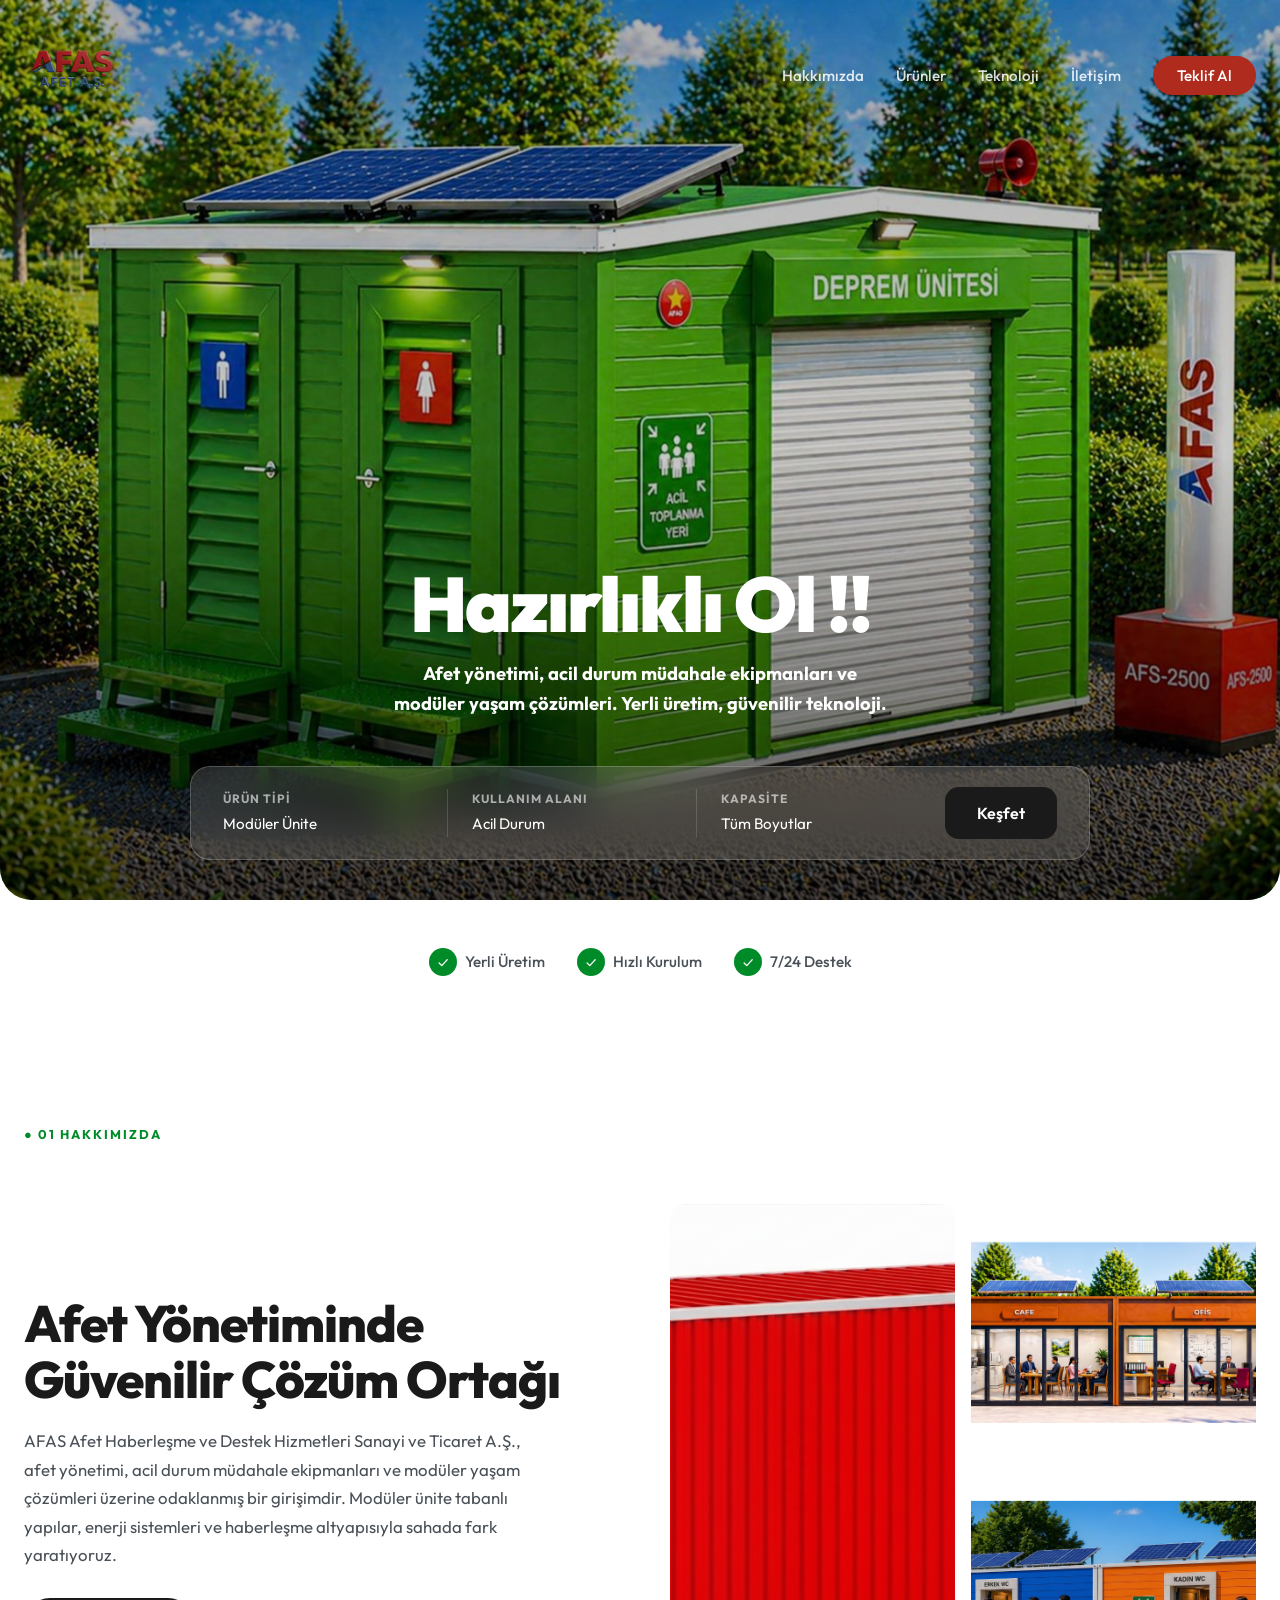
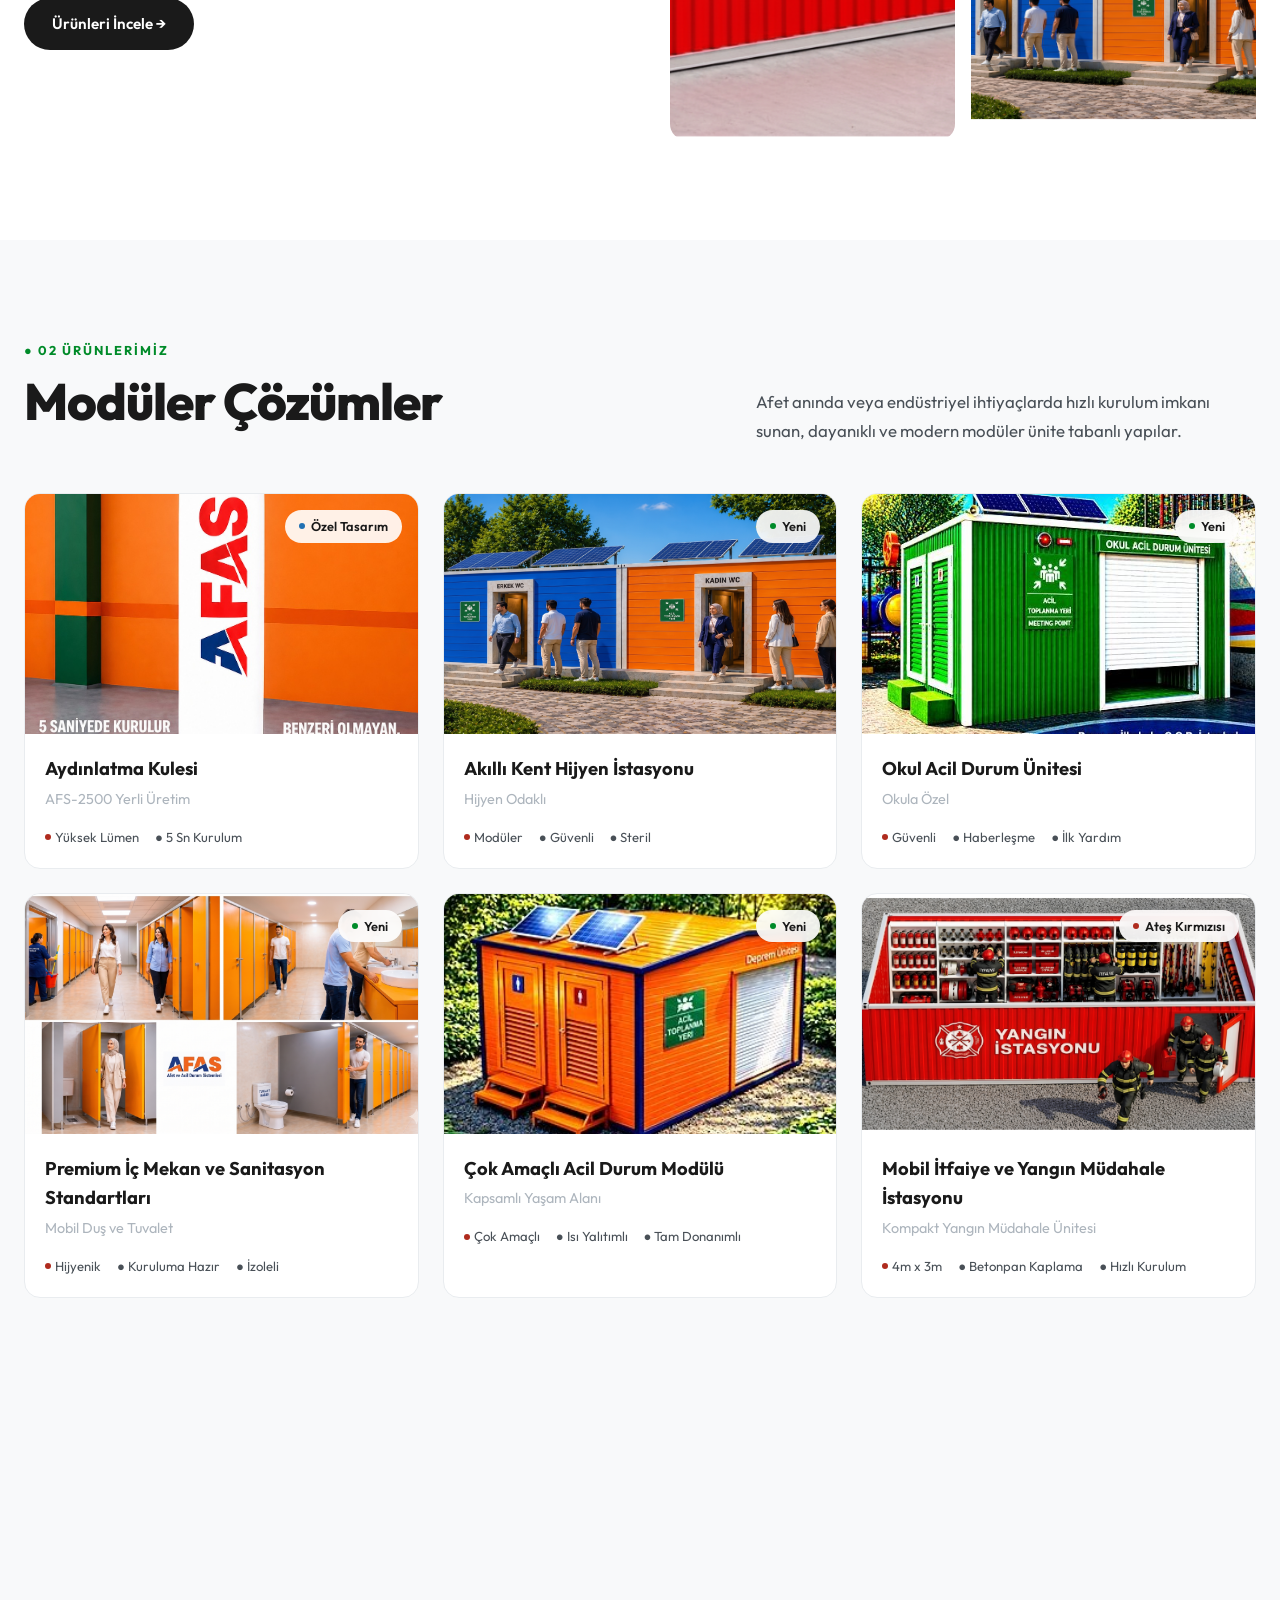
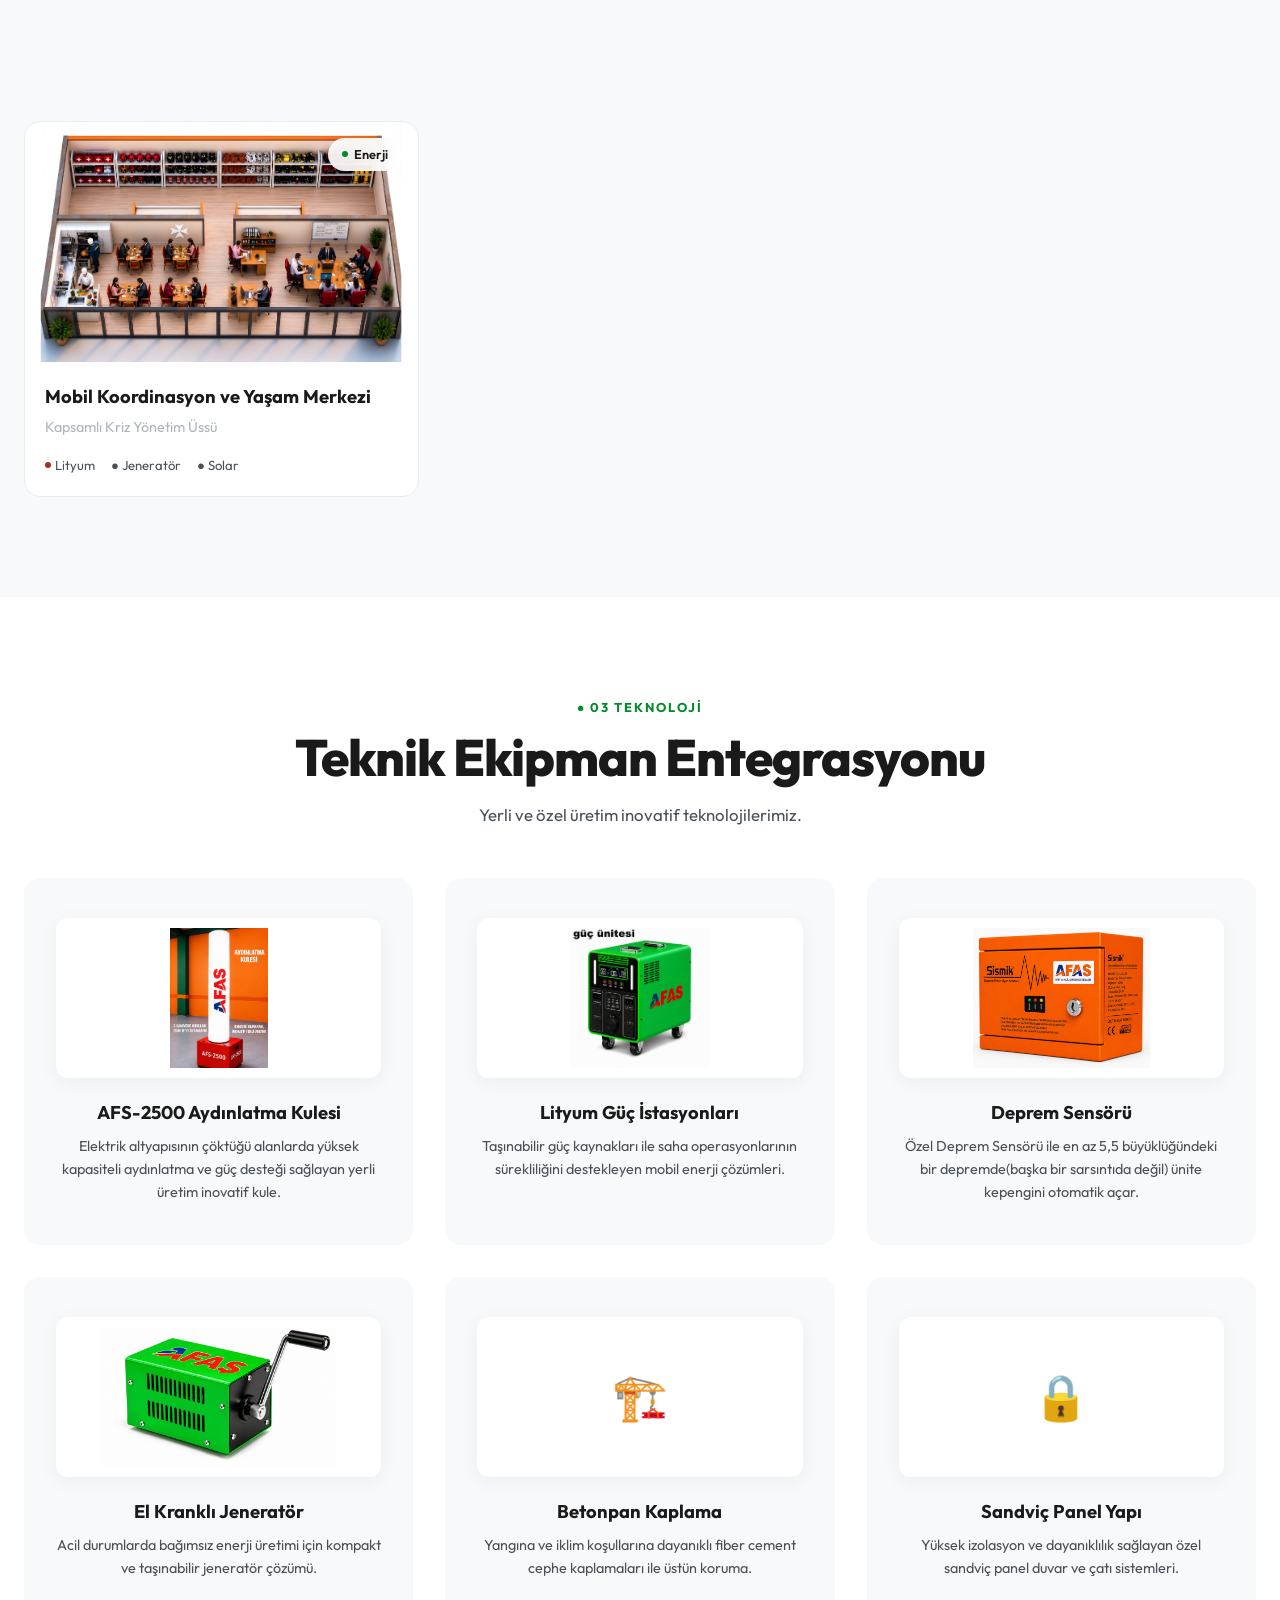
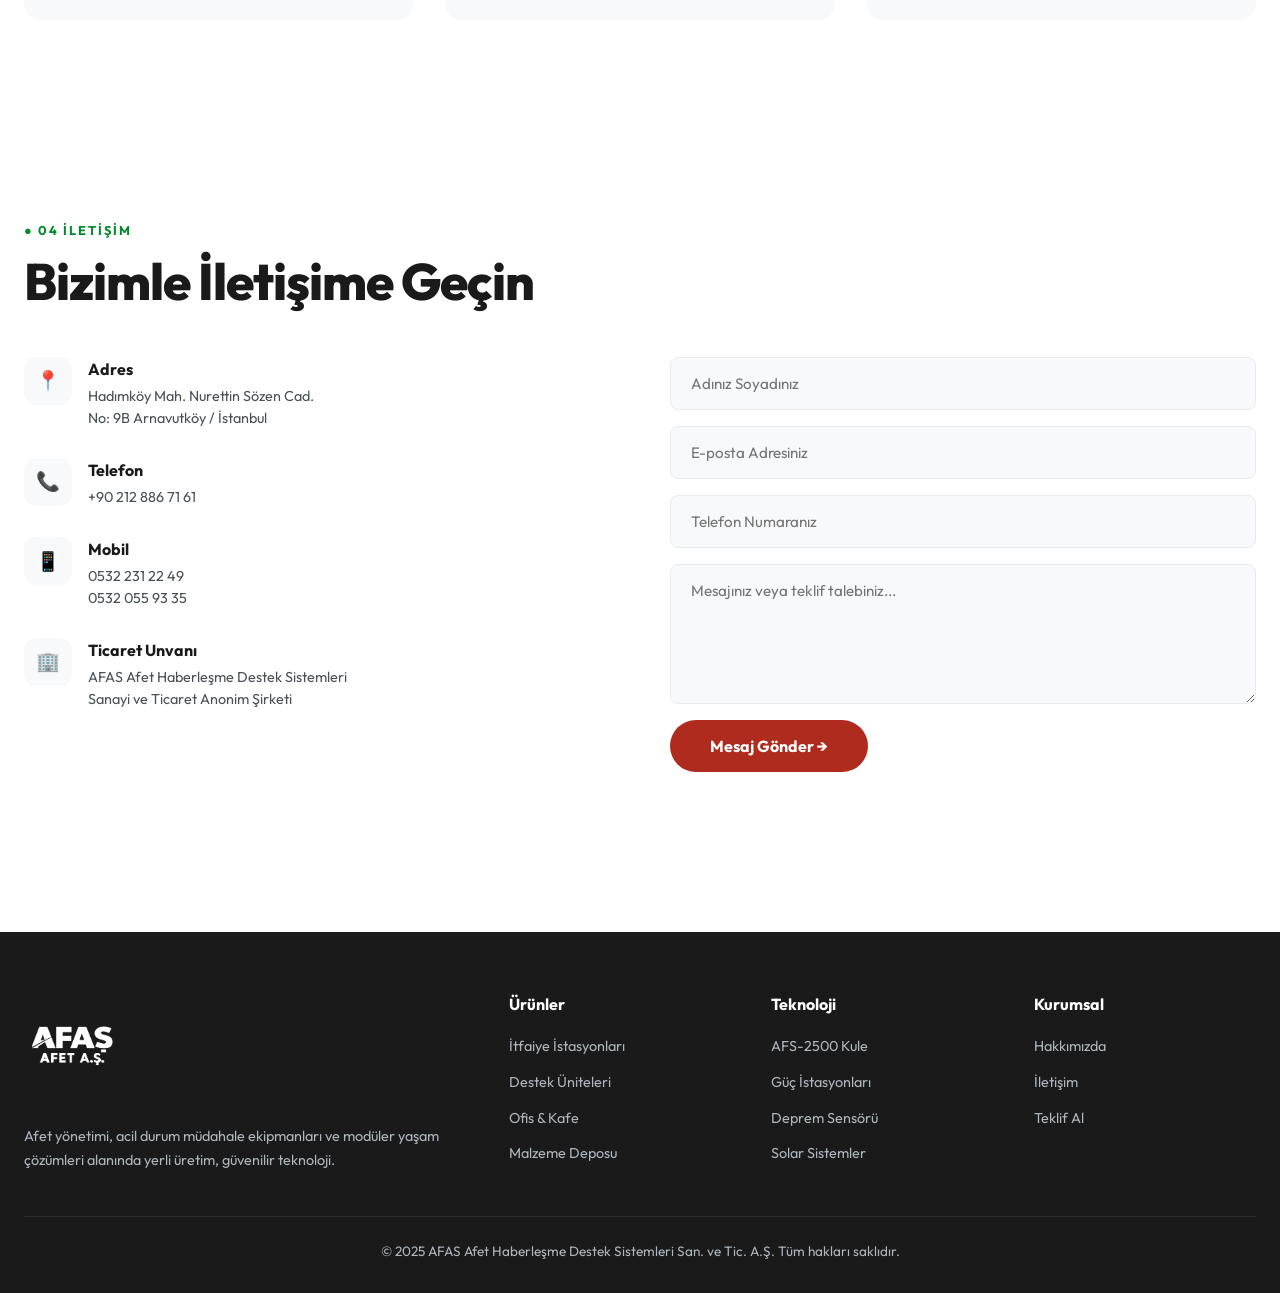
<file: index.html>
<!DOCTYPE html>
<html lang="tr">
<head>
  <meta charset="UTF-8">
  <meta name="viewport" content="width=device-width, initial-scale=1.0">
  <meta name="description" content="AFAS Afet ve Acil Durum Sistemleri - Modüler afet müdahale üniteleri, acil durum ekipmanları ve enerji sistemleri. Yerli üretim, yüksek kalite.">
  <title>AFAS | Afet ve Acil Durum Sistemleri</title>
  <link rel="stylesheet" href="style.css">
  <link rel="icon" href="data:image/svg+xml,<svg xmlns='http://www.w3.org/2000/svg' viewBox='0 0 100 100'><text y='.9em' font-size='90'>🛡️</text></svg>">
</head>
<body>

  <!-- ===== HEADER ===== -->
  <header class="header" id="header">
    <div class="container">
      <nav class="nav">
        <a href="index.html" class="logo"><img src="resimler/logo.png" alt="AFAS Logo" class="logo-img"></a>
        <ul class="nav-links" id="navLinks">
          <li><a href="#hakkimizda">Hakkımızda</a></li>
          <li><a href="#urunler">Ürünler</a></li>
          <li><a href="#teknoloji">Teknoloji</a></li>
          <li><a href="#iletisim">İletişim</a></li>
          <li><a href="#iletisim" class="nav-cta">Teklif Al</a></li>
        </ul>
        <div class="mobile-toggle" id="mobileToggle" onclick="toggleMenu()">
          <span></span><span></span><span></span>
        </div>
      </nav>
    </div>
  </header>

  <!-- ===== HERO ===== -->
  <section class="hero" id="hero">
    <div class="hero-bg">
      <img src="resimler/arkaplan.jpeg" alt="Modüler acil durum ünitesi, afet yönetimi, hazırlıklı ol">
    </div>
    <div class="hero-content container">
      <h1 class="hero-title">Hazırlıklı Ol !!</h1>
      <p class="hero-subtitle">Afet yönetimi, acil durum müdahale ekipmanları ve<br>modüler yaşam çözümleri. Yerli üretim, güvenilir teknoloji.</p>
      <div class="filter-bar">
        <div class="filter-item">
          <div class="filter-label">Ürün Tipi</div>
          <div class="filter-value">Modüler Ünite</div>
        </div>
        <div class="filter-item">
          <div class="filter-label">Kullanım Alanı</div>
          <div class="filter-value">Acil Durum</div>
        </div>
        <div class="filter-item">
          <div class="filter-label">Kapasite</div>
          <div class="filter-value">Tüm Boyutlar</div>
        </div>
        <button class="filter-btn">Keşfet</button>
      </div>
    </div>
  </section>

  <!-- ===== BADGE ROW ===== -->
  <div class="badge-row container">
    <div class="badge">
      <div class="badge-icon">✓</div>
      Yerli Üretim
    </div>

    <div class="badge">
      <div class="badge-icon">✓</div>
      Hızlı Kurulum
    </div>
    <div class="badge">
      <div class="badge-icon">✓</div>
      7/24 Destek
    </div>
  </div>

  <!-- ===== ABOUT ===== -->
  <section class="section" id="hakkimizda">
    <div class="container">
      <div class="section-tag">● 01 Hakkımızda</div>
      <div class="about-grid">
        <div class="about-text fade-up">
          <h2 class="section-title">Afet Yönetiminde<br>Güvenilir Çözüm Ortağı</h2>
          <p class="section-desc">
            AFAS Afet Haberleşme ve Destek Hizmetleri Sanayi ve Ticaret A.Ş., afet yönetimi, acil durum müdahale ekipmanları ve modüler yaşam çözümleri üzerine odaklanmış bir girişimdir. Modüler ünite tabanlı yapılar, enerji sistemleri ve haberleşme altyapısıyla sahada fark yaratıyoruz.
          </p>
          <a href="#urunler" class="about-btn">Ürünleri İncele →</a>
        </div>
        <div class="about-images fade-up">
          <img src="images/afet-yangin-istasyonu-dis-cephe.png" alt="Kırmızı modüler yangın istasyonu konteyner dış cephe yan görünüm, Yangın İstasyonu logolu RAL 3000 ünite">
          <img src="images/afet-kafe-ofis-dis-cephe.png" alt="Lüks modüler kafe ve ofis binası, ahşap dokulu dış cephe, geniş cam pencereli modern mimari">
          <img src="images/afet-hijyen-modulleri-tuvalet-dus.png" alt="Modern modüler hijyen üniteleri, tuvalet ve duş çözümleri, temiz ve minimalist iç mekan">
        </div>
      </div>
    </div>
  </section>

  <!-- ===== PRODUCTS ===== -->
  <section class="section" id="urunler" style="background: var(--gray-100);">
    <div class="container">
      <div class="products-header fade-up">
        <div>
          <div class="section-tag">● 02 Ürünlerimiz</div>
          <h2 class="section-title">Modüler Çözümler</h2>
        </div>
        <p class="section-desc">
          Afet anında veya endüstriyel ihtiyaçlarda hızlı kurulum imkanı sunan, dayanıklı ve modern modüler ünite tabanlı yapılar.
        </p>
      </div>
      <div class="product-cards">
        <!-- Yeni 1 -->
        <a href="products/aydinlatma-kulesi.html" class="product-card fade-up">
          <div class="product-card-img">
            <img src="resimler/aydınlatma kulesi.jpeg" alt="Aydınlatma Kulesi">
            <div class="product-card-badge">
              <span class="meta-dot" style="background: var(--sky-blue);"></span> Özel Tasarım
            </div>
          </div>
          <div class="product-card-body">
            <h3 class="product-card-title">Aydınlatma Kulesi</h3>
            <p class="product-card-location">AFS-2500 Yerli Üretim</p>
            <div class="product-card-meta">
              <span><span class="meta-dot"></span> Yüksek Lümen</span>
              <span>● 5 Sn Kurulum</span>
            </div>
          </div>
        </a>

        <!-- Eklenicek 1 -->
        <a href="products/akilli-kent-hijyen-istasyonu.html" class="product-card fade-up">
          <div class="product-card-img">
            <img src="resimler/yeni4.png" alt="Akıllı Kent Hijyen İstasyonu">
            <div class="product-card-badge">
              <span class="meta-dot" style="background: var(--safety-green);"></span> Yeni
            </div>
          </div>
          <div class="product-card-body">
            <h3 class="product-card-title">Akıllı Kent Hijyen İstasyonu</h3>
            <p class="product-card-location">Hijyen Odaklı</p>
            <div class="product-card-meta">
              <span><span class="meta-dot"></span> Modüler</span>
              <span>● Güvenli</span>
              <span>● Steril</span>
            </div>
          </div>
        </a>
        <!-- Eklenicek 2 -->
        <a href="products/okul-kamu-acil-durum-unitesi.html" class="product-card fade-up">
          <div class="product-card-img">
            <img src="resimler/eklenicek2.jpeg" alt="Okul Acil Durum Ünitesi">
            <div class="product-card-badge">
              <span class="meta-dot" style="background: var(--safety-green);"></span> Yeni
            </div>
          </div>
          <div class="product-card-body">
            <h3 class="product-card-title">Okul Acil Durum Ünitesi</h3>
            <p class="product-card-location">Okula Özel</p>
            <div class="product-card-meta">
              <span><span class="meta-dot"></span> Güvenli</span>
              <span>● Haberleşme</span>
              <span>● İlk Yardım</span>
            </div>
          </div>
        </a>
        <!-- Eklenicek 3 -->
        <a href="products/premium-ic-mekan-sanitasyon.html" class="product-card fade-up">
          <div class="product-card-img">
            <img src="resimler/yeni3.png" alt="Premium İç Mekan ve Sanitasyon Standartları">
            <div class="product-card-badge">
              <span class="meta-dot" style="background: var(--safety-green);"></span> Yeni
            </div>
          </div>
          <div class="product-card-body">
            <h3 class="product-card-title">Premium İç Mekan ve Sanitasyon Standartları</h3>
            <p class="product-card-location">Mobil Duş ve Tuvalet</p>
            <div class="product-card-meta">
              <span><span class="meta-dot"></span> Hijyenik</span>
              <span>● Kuruluma Hazır</span>
              <span>● İzoleli</span>
            </div>
          </div>
        </a>
        <!-- Eklenicek 4 -->
        <a href="products/cok-amacli-yasam-modulu.html" class="product-card fade-up">
          <div class="product-card-img">
            <img src="resimler/eklenicek4.jpeg" alt="Çok Amaçlı Acil Durum ve Yaşam Modülü">
            <div class="product-card-badge">
              <span class="meta-dot" style="background: var(--safety-green);"></span> Yeni
            </div>
          </div>
          <div class="product-card-body">
            <h3 class="product-card-title">Çok Amaçlı Acil Durum Modülü</h3>
            <p class="product-card-location">Kapsamlı Yaşam Alanı</p>
            <div class="product-card-meta">
              <span><span class="meta-dot"></span> Çok Amaçlı</span>
              <span>● Isı Yalıtımlı</span>
              <span>● Tam Donanımlı</span>
            </div>
          </div>
        </a>
        <!-- Card 1 -->
        <a href="products/itfaiye-istasyonu.html" class="product-card fade-up">
          <div class="product-card-img">
            <img src="images/afet-mobil-yangin-mudahale-istasyonu.png" alt="RAL 3000 kırmızı modüler yangın istasyonu, tam donanımlı ekipman bölmeleri, mobil acil durum ünitesi">
            <div class="product-card-badge">
              <span class="meta-dot" style="background: var(--fire-red);"></span> Ateş Kırmızısı
            </div>
          </div>
          <div class="product-card-body">
            <h3 class="product-card-title">Mobil İtfaiye ve Yangın Müdahale İstasyonu</h3>
            <p class="product-card-location">Kompakt Yangın Müdahale Ünitesi</p>
            <div class="product-card-meta">
              <span><span class="meta-dot"></span> 4m x 3m</span>
              <span>● Betonpan Kaplama</span>
              <span>● Hızlı Kurulum</span>
            </div>
          </div>
        </a>
        <!-- Card 2 -->
        <a href="products/lojistik-depolama-uniteleri.html" class="product-card fade-up">
          <div class="product-card-img">
            <img src="resimler/revize1.jpeg" alt="Endüstriyel modüler depo raf sistemleri, organize depolama çözümleri, parlak LED aydınlatma">
            <div class="product-card-badge">
              <span class="meta-dot" style="background: var(--safety-green);"></span> Modüler
            </div>
          </div>
          <div class="product-card-body">
            <h3 class="product-card-title">Modüler Lojistik ve Depolama Üniteleri</h3>
            <p class="product-card-location">Güvenli Lojistik Depolama</p>
            <div class="product-card-meta">
              <span><span class="meta-dot"></span> Sandviç Panel</span>
              <span>● Modüler</span>
              <span>● Dayanıklı</span>
            </div>
          </div>
        </a>
        <!-- Card 3 -->
        <a href="products/premium-ofis-kafe.html" class="product-card fade-up">
          <div class="product-card-img">
            <img src="images/afet-lux-moduler-kafe-ofis.png" alt="Lüks modüler kafe ve ofis binası, ahşap dokulu dış cephe, geniş cam pencereli modern mimari">
            <div class="product-card-badge">
              <span class="meta-dot" style="background: var(--sky-blue);"></span> Premium
            </div>
          </div>
          <div class="product-card-body">
            <h3 class="product-card-title">Premium Modüler Ofis ve Kafe Üniteleri</h3>
            <p class="product-card-location">Modern Modüler Yaşam Alanları</p>
            <div class="product-card-meta">
              <span><span class="meta-dot"></span> Katlanır Cam</span>
              <span>● Estetik</span>
              <span>● 6m x 2.5m</span>
            </div>
          </div>
        </a>
        <!-- Card 4 -->
        <a href="products/moduler-acil-durum-malzeme-deposu.html" class="product-card fade-up">
          <div class="product-card-img">
            <img src="images/afet-gunes-panelli-malzeme-deposu.png" alt="Güneş panelli mavi modüler malzeme deposu, yenilenebilir enerji entegreli endüstriyel ünite">
            <div class="product-card-badge">
              <span class="meta-dot" style="background: var(--sky-blue);"></span> Güneş Panelli
            </div>
          </div>
          <div class="product-card-body">
            <h3 class="product-card-title">Modüler Acil Durum Malzeme Deposu</h3>
            <p class="product-card-location">Kritik Stoklama ve Muhafaza</p>
            <div class="product-card-meta">
              <span><span class="meta-dot"></span> Güneş Paneli</span>
              <span>● Organize</span>
              <span>● Güvenli</span>
            </div>
          </div>
        </a>
        <!-- Card 6 -->
        <a href="products/mobil-koordinasyon-merkezi.html" class="product-card fade-up">
          <div class="product-card-img">
            <img src="images/afet-moduler-ic-plan-izometrik.png" alt="Modern modüler ünite iç mekan planı, izometrik teknik çizim, yüksek detaylı ofis yerleşimi">
            <div class="product-card-badge">
              <span class="meta-dot" style="background: var(--safety-green);"></span> Enerji
            </div>
          </div>
          <div class="product-card-body">
            <h3 class="product-card-title">Mobil Koordinasyon ve Yaşam Merkezi</h3>
            <p class="product-card-location">Kapsamlı Kriz Yönetim Üssü</p>
            <div class="product-card-meta">
              <span><span class="meta-dot"></span> Lityum</span>
              <span>● Jeneratör</span>
              <span>● Solar</span>
            </div>
          </div>
        </a>
      </div>
    </div>
  </section>

  <!-- ===== TECHNOLOGY ===== -->
  <section class="section" id="teknoloji">
    <div class="container">
      <div style="text-align:center; margin-bottom: 20px;">
        <div class="section-tag">● 03 Teknoloji</div>
        <h2 class="section-title">Teknik Ekipman Entegrasyonu</h2>
        <p class="section-desc" style="margin: 0 auto;">Yerli ve özel üretim inovatif teknolojilerimiz.</p>
      </div>
      <div class="tech-grid">
        <div class="tech-card fade-up">
          <div class="tech-card-media">
            <img src="resimler/aydınlatma kulesi.jpeg" alt="AFS-2500 Aydınlatma Kulesi">
          </div>
          <h3 class="tech-card-title">AFS-2500 Aydınlatma Kulesi</h3>
          <p class="tech-card-desc">Elektrik altyapısının çöktüğü alanlarda yüksek kapasiteli aydınlatma ve güç desteği sağlayan yerli üretim inovatif kule.</p>
        </div>
        <div class="tech-card fade-up">
          <div class="tech-card-media">
            <img src="resimler/lityumbatarya.jpeg" alt="Lityum Güç İstasyonları">
          </div>
          <h3 class="tech-card-title">Lityum Güç İstasyonları</h3>
          <p class="tech-card-desc">Taşınabilir güç kaynakları ile saha operasyonlarının sürekliliğini destekleyen mobil enerji çözümleri.</p>
        </div>
        <div class="tech-card fade-up">
          <div class="tech-card-media">
            <img src="resimler/depremsensörü.jpeg" alt="Deprem Sensörü">
          </div>
          <h3 class="tech-card-title">Deprem Sensörü</h3>
          <p class="tech-card-desc">Özel Deprem Sensörü ile en az 5,5 büyüklüğündeki bir depremde(başka bir sarsıntıda değil) ünite kepengini otomatik açar.</p>
        </div>
        <div class="tech-card fade-up">
          <div class="tech-card-media">
            <img src="resimler/elkranklıjeneratör.jpeg" alt="El Kranklı Jeneratör">
          </div>
          <h3 class="tech-card-title">El Kranklı Jeneratör</h3>
          <p class="tech-card-desc">Acil durumlarda bağımsız enerji üretimi için kompakt ve taşınabilir jeneratör çözümü.</p>
        </div>
        <div class="tech-card fade-up">
          <div class="tech-card-media">🏗️</div>
          <h3 class="tech-card-title">Betonpan Kaplama</h3>
          <p class="tech-card-desc">Yangına ve iklim koşullarına dayanıklı fiber cement cephe kaplamaları ile üstün koruma.</p>
        </div>
        <div class="tech-card fade-up">
          <div class="tech-card-media">🔒</div>
          <h3 class="tech-card-title">Sandviç Panel Yapı</h3>
          <p class="tech-card-desc">Yüksek izolasyon ve dayanıklılık sağlayan özel sandviç panel duvar ve çatı sistemleri.</p>
        </div>
      </div>
    </div>
  </section>



  <!-- ===== CONTACT ===== -->
  <section class="section" id="iletisim">
    <div class="container">
      <div class="section-tag">● 04 İletişim</div>
      <h2 class="section-title">Bizimle İletişime Geçin</h2>
      <div class="contact-grid">
        <div class="contact-info-list fade-up">
          <div class="contact-item">
            <div class="contact-icon">📍</div>
            <div>
              <h4>Adres</h4>
              <p>Hadımköy Mah. Nurettin Sözen Cad.<br>No: 9B Arnavutköy / İstanbul</p>
            </div>
          </div>
          <div class="contact-item">
            <div class="contact-icon">📞</div>
            <div>
              <h4>Telefon</h4>
              <p>+90 212 886 71 61</p>
            </div>
          </div>
          <div class="contact-item">
            <div class="contact-icon">📱</div>
            <div>
              <h4>Mobil</h4>
              <p>0532 231 22 49<br>0532 055 93 35</p>
            </div>
          </div>
          <div class="contact-item">
            <div class="contact-icon">🏢</div>
            <div>
              <h4>Ticaret Unvanı</h4>
              <p>AFAS Afet Haberleşme Destek Sistemleri<br>Sanayi ve Ticaret Anonim Şirketi</p>
            </div>
          </div>
        </div>
        <form class="contact-form fade-up" id="contactForm" onsubmit="sendEmail(event)">
          <input type="text" id="formName" name="name" placeholder="Adınız Soyadınız" required>
          <input type="email" id="formEmail" name="email" placeholder="E-posta Adresiniz" required>
          <input type="tel" id="formPhone" name="phone" placeholder="Telefon Numaranız">
          <textarea id="formMessage" name="message" placeholder="Mesajınız veya teklif talebiniz..." required></textarea>
          <button type="submit" class="submit-btn">Mesaj Gönder →</button>
        </form>
      </div>
    </div>
  </section>

  <!-- ===== FOOTER ===== -->
  <footer class="footer">
    <div class="container">
      <div class="footer-grid">
        <div class="footer-brand">
          <div class="logo" style="color:white; margin-bottom: 4px;">
            <img src="resimler/logo.png" alt="AFAS Logo" class="logo-img" style="filter: brightness(0) invert(1); height: 120px;">
          </div>
          <p>Afet yönetimi, acil durum müdahale ekipmanları ve modüler yaşam çözümleri alanında yerli üretim, güvenilir teknoloji.</p>
        </div>
        <div>
          <h4>Ürünler</h4>
          <ul>
            <li><a href="#urunler">İtfaiye İstasyonları</a></li>
            <li><a href="#urunler">Destek Üniteleri</a></li>
            <li><a href="#urunler">Ofis & Kafe</a></li>
            <li><a href="#urunler">Malzeme Deposu</a></li>
          </ul>
        </div>
        <div>
          <h4>Teknoloji</h4>
          <ul>
            <li><a href="#teknoloji">AFS-2500 Kule</a></li>
            <li><a href="#teknoloji">Güç İstasyonları</a></li>
            <li><a href="#teknoloji">Deprem Sensörü</a></li>
            <li><a href="#teknoloji">Solar Sistemler</a></li>
          </ul>
        </div>
        <div>
          <h4>Kurumsal</h4>
          <ul>
            <li><a href="#hakkimizda">Hakkımızda</a></li>
            <li><a href="#iletisim">İletişim</a></li>
            <li><a href="#iletisim">Teklif Al</a></li>
          </ul>
        </div>
      </div>
      <div class="footer-bottom">
        © 2025 AFAS Afet Haberleşme Destek Sistemleri San. ve Tic. A.Ş. Tüm hakları saklıdır.
      </div>
    </div>
  </footer>

  <script>
    // Header scroll
    window.addEventListener('scroll', () => {
      document.getElementById('header').classList.toggle('scrolled', window.scrollY > 60);
    });

    // Mobile menu
    function toggleMenu() {
      document.getElementById('navLinks').classList.toggle('active');
    }

    // Scroll animations
    const observer = new IntersectionObserver((entries) => {
      entries.forEach(entry => {
        if (entry.isIntersecting) {
          entry.target.classList.add('visible');
        }
      });
    }, { threshold: 0.1 });

    document.querySelectorAll('.fade-up').forEach(el => observer.observe(el));



    // Contact form - send email
    function sendEmail(e) {
      e.preventDefault();
      const name = document.getElementById('formName').value;
      const email = document.getElementById('formEmail').value;
      const phone = document.getElementById('formPhone').value;
      const message = document.getElementById('formMessage').value;

      const subject = encodeURIComponent('AFAS Web Sitesi İletişim Formu - ' + name);
      const body = encodeURIComponent(
        'Gönderen: ' + name + '\n' +
        'E-posta: ' + email + '\n' +
        'Telefon: ' + (phone || 'Belirtilmedi') + '\n\n' +
        'Mesaj:\n' + message
      );

      window.location.href = 'mailto:info@afasgrup.com.tr?subject=' + subject + '&body=' + body;

      // Show confirmation
      const btn = document.querySelector('.submit-btn');
      const originalText = btn.textContent;
      btn.textContent = '✓ E-posta İstemciniz Açılıyor...';
      btn.style.background = '#008B29';
      setTimeout(() => {
        btn.textContent = originalText;
        btn.style.background = '';
      }, 3000);
    }
  </script>
</body>
</html>
</file>
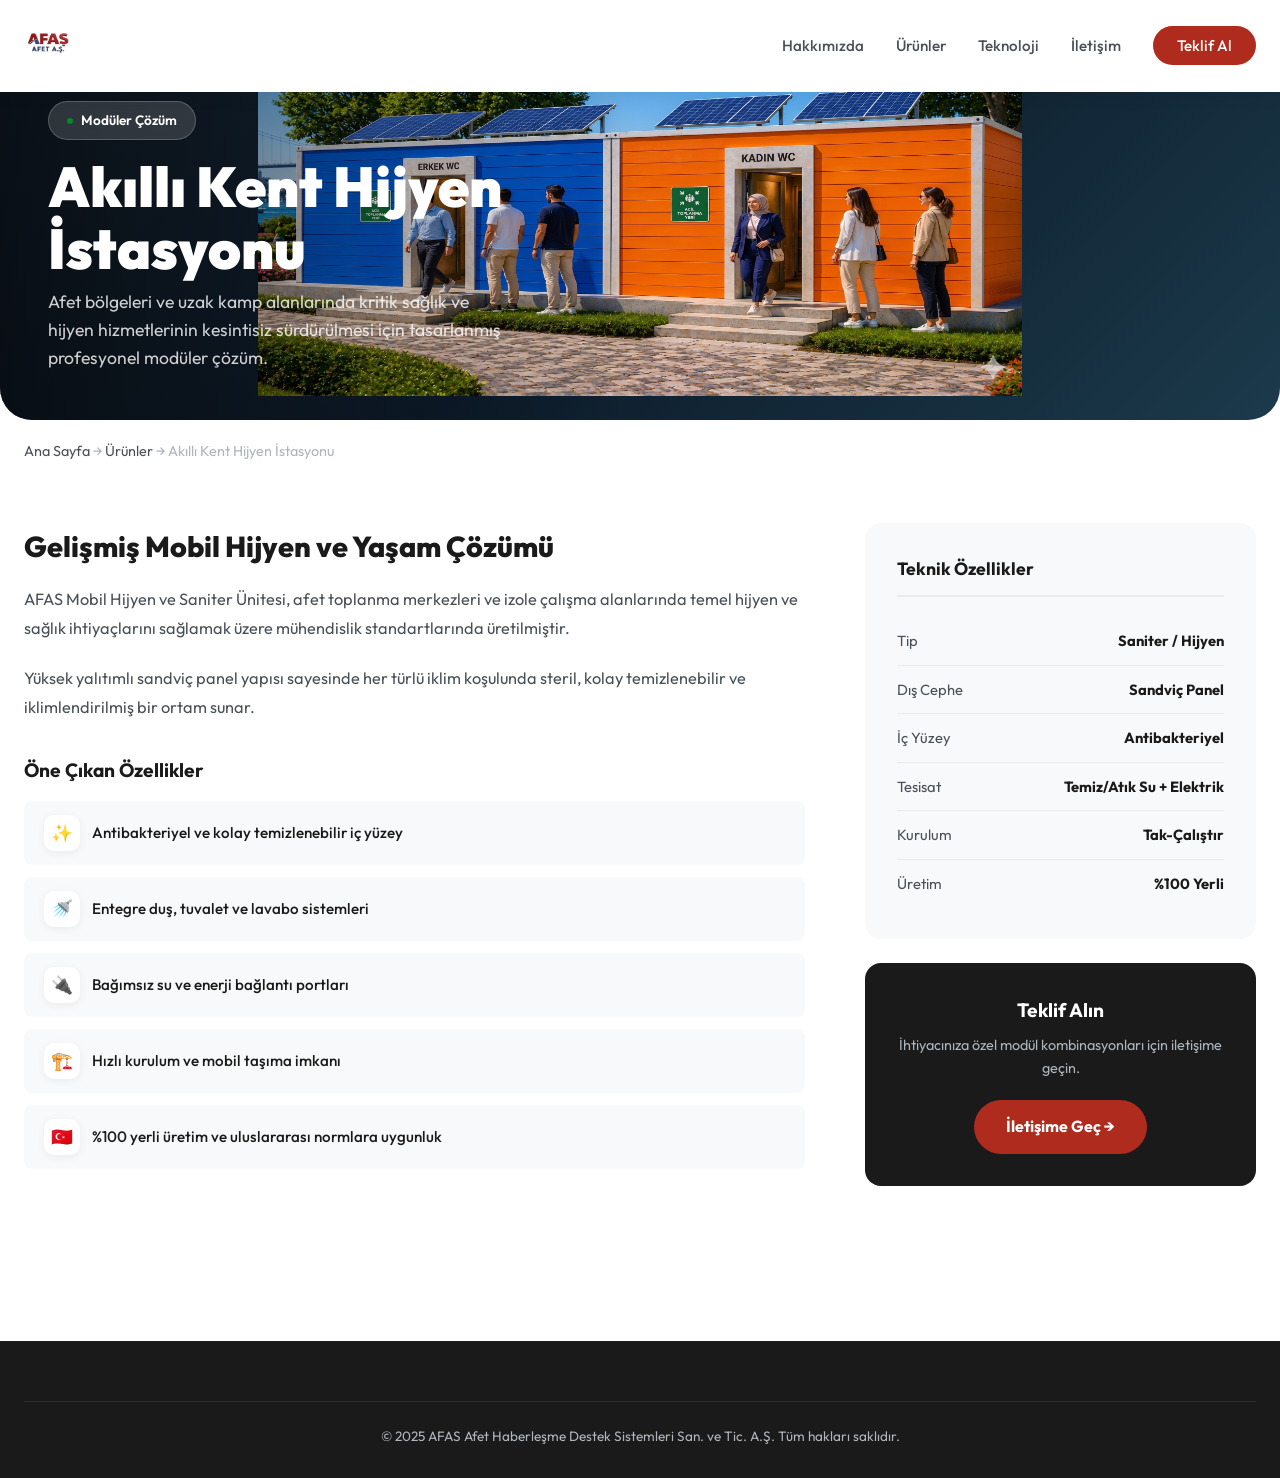
<file: products/akilli-kent-hijyen-istasyonu.html>
<!DOCTYPE html>
<html lang="tr">
<head>
  <meta charset="UTF-8">
  <meta name="viewport" content="width=device-width, initial-scale=1.0">
  <meta name="description" content="AFAS Destek Üniteleri - Mutfak, duş ve tuvalet modüler ünite çözümleri.">
  <title>Akıllı Kent Hijyen İstasyonu | AFAS</title>
  <link rel="stylesheet" href="../style.css">
</head>
<body>
  <header class="header header--solid" id="header">
    <div class="container">
      <nav class="nav">
        <a href="../index.html" class="logo"><img src="../resimler/logo.png" alt="AFAS Logo" class="logo-img"></a>
        <ul class="nav-links" id="navLinks">
          <li><a href="../index.html#hakkimizda">Hakkımızda</a></li>
          <li><a href="../index.html#urunler">Ürünler</a></li>
          <li><a href="../index.html#teknoloji">Teknoloji</a></li>
          <li><a href="../index.html#iletisim">İletişim</a></li>
          <li><a href="../index.html#iletisim" class="nav-cta">Teklif Al</a></li>
        </ul>
        <div class="mobile-toggle" onclick="document.getElementById('navLinks').classList.toggle('active')"><span></span><span></span><span></span></div>
      </nav>
    </div>
  </header>

  <section class="pd-hero">
    <img src="../resimler/yeni4.png" alt="Akıllı Kent Hijyen İstasyonu">
    <div class="pd-hero-content">
      <div class="pd-hero-badge"><span class="meta-dot" style="background:#008B29"></span> Modüler Çözüm</div>
      <h1>Akıllı Kent Hijyen İstasyonu</h1>
      <p>Afet bölgeleri ve uzak kamp alanlarında kritik sağlık ve hijyen hizmetlerinin kesintisiz sürdürülmesi için tasarlanmış profesyonel modüler çözüm.</p>
    </div>
  </section>

  <div class="container">
    <div class="pd-breadcrumb"><a href="../index.html">Ana Sayfa</a> → <a href="../index.html#urunler">Ürünler</a> → Akıllı Kent Hijyen İstasyonu</div>
    <div class="pd-content">
      <div class="pd-description fade-up">
        <h2>Gelişmiş Mobil Hijyen ve Yaşam Çözümü</h2>
        <p>AFAS Mobil Hijyen ve Saniter Ünitesi, afet toplanma merkezleri ve izole çalışma alanlarında temel hijyen ve sağlık ihtiyaçlarını sağlamak üzere mühendislik standartlarında üretilmiştir.</p>
        <p>Yüksek yalıtımlı sandviç panel yapısı sayesinde her türlü iklim koşulunda steril, kolay temizlenebilir ve iklimlendirilmiş bir ortam sunar.</p>
        <div class="pd-features">
          <h3>Öne Çıkan Özellikler</h3>
          <div class="pd-feature-list">
            <div class="pd-feature-item"><div class="pd-feature-icon">✨</div> Antibakteriyel ve kolay temizlenebilir iç yüzey</div>
            <div class="pd-feature-item"><div class="pd-feature-icon">🚿</div> Entegre duş, tuvalet ve lavabo sistemleri</div>
            <div class="pd-feature-item"><div class="pd-feature-icon">🔌</div> Bağımsız su ve enerji bağlantı portları</div>
            <div class="pd-feature-item"><div class="pd-feature-icon">🏗️</div> Hızlı kurulum ve mobil taşıma imkanı</div>
            <div class="pd-feature-item"><div class="pd-feature-icon">🇹🇷</div> %100 yerli üretim ve uluslararası normlara uygunluk</div>
          </div>
        </div>
      </div>
      <div class="pd-sidebar fade-up">
        <div class="pd-specs-card">
          <h3>Teknik Özellikler</h3>
          <div class="pd-spec-row"><span class="pd-spec-label">Tip</span><span class="pd-spec-value">Saniter / Hijyen</span></div>
          <div class="pd-spec-row"><span class="pd-spec-label">Dış Cephe</span><span class="pd-spec-value">Sandviç Panel</span></div>
          <div class="pd-spec-row"><span class="pd-spec-label">İç Yüzey</span><span class="pd-spec-value">Antibakteriyel</span></div>
          <div class="pd-spec-row"><span class="pd-spec-label">Tesisat</span><span class="pd-spec-value">Temiz/Atık Su + Elektrik</span></div>
          <div class="pd-spec-row"><span class="pd-spec-label">Kurulum</span><span class="pd-spec-value">Tak-Çalıştır</span></div>
          <div class="pd-spec-row"><span class="pd-spec-label">Üretim</span><span class="pd-spec-value">%100 Yerli</span></div>
        </div>
        <div class="pd-cta-card">
          <h3>Teklif Alın</h3>
          <p>İhtiyacınıza özel modül kombinasyonları için iletişime geçin.</p>
          <a href="../index.html#iletisim" class="pd-cta-btn">İletişime Geç →</a>
        </div>
      </div>
    </div>
  </div>

  <footer class="footer"><div class="container"><div class="footer-bottom">© 2025 AFAS Afet Haberleşme Destek Sistemleri San. ve Tic. A.Ş. Tüm hakları saklıdır.</div></div></footer>
  <script>
    const observer = new IntersectionObserver((entries) => { entries.forEach(e => { if(e.isIntersecting) e.target.classList.add('visible'); }); }, {threshold:0.1});
    document.querySelectorAll('.fade-up').forEach(el => observer.observe(el));
  </script>
</body>
</html>
</file>
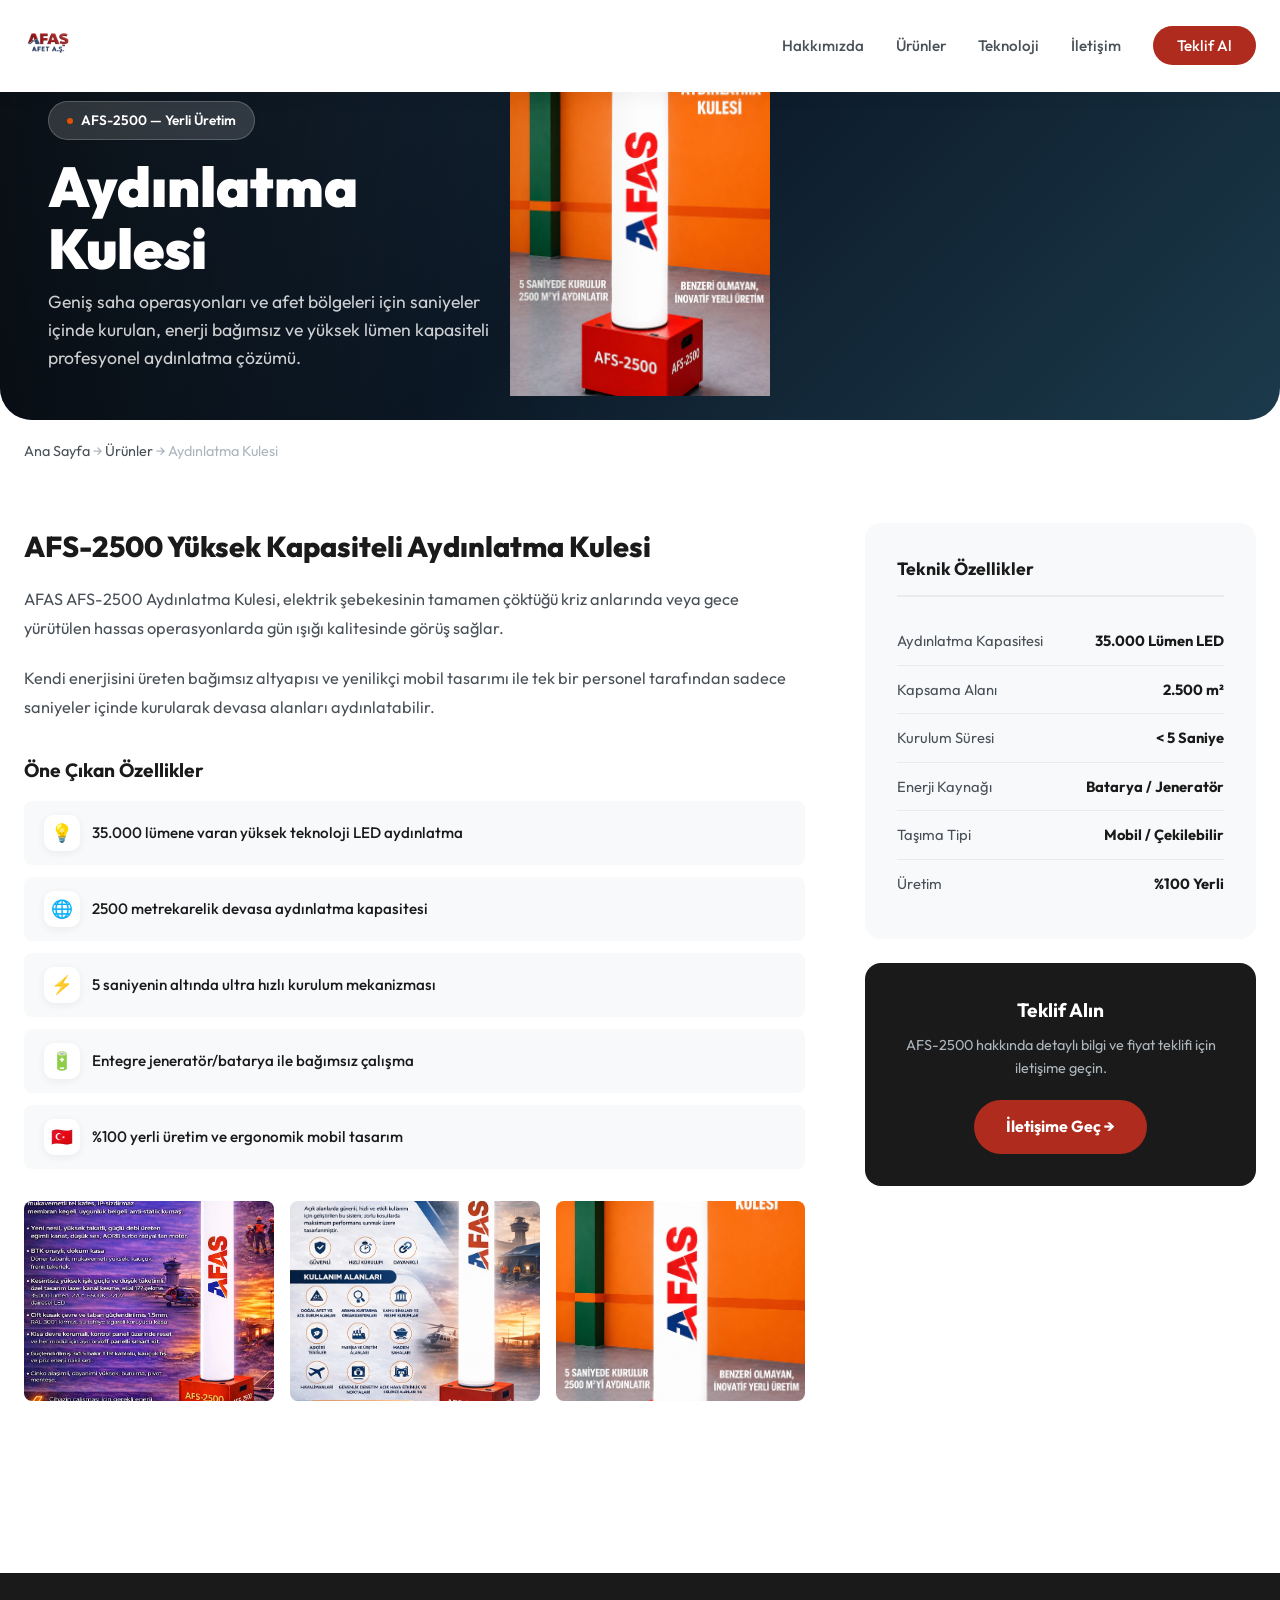
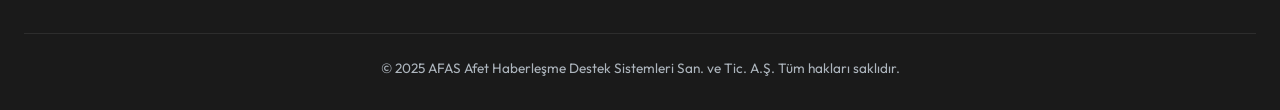
<file: products/aydinlatma-kulesi.html>
<!DOCTYPE html>
<html lang="tr">
<head>
  <meta charset="UTF-8">
  <meta name="viewport" content="width=device-width, initial-scale=1.0">
  <meta name="description" content="AFS-2500 Aydınlatma Kulesi - Yerli üretim inovatif aydınlatma kulesi. Enerji bağımsız, yüksek kapasiteli LED aydınlatma.">
  <title>AFS-2500 Aydınlatma Kulesi | AFAS</title>
  <link rel="stylesheet" href="../style.css">
</head>
<body>
  <header class="header header--solid" id="header">
    <div class="container">
      <nav class="nav">
        <a href="../index.html" class="logo"><img src="../resimler/logo.png" alt="AFAS Logo" class="logo-img"></a>
        <ul class="nav-links" id="navLinks">
          <li><a href="../index.html#hakkimizda">Hakkımızda</a></li>
          <li><a href="../index.html#urunler">Ürünler</a></li>
          <li><a href="../index.html#teknoloji">Teknoloji</a></li>
          <li><a href="../index.html#iletisim">İletişim</a></li>
          <li><a href="../index.html#iletisim" class="nav-cta">Teklif Al</a></li>
        </ul>
        <div class="mobile-toggle" onclick="document.getElementById('navLinks').classList.toggle('active')"><span></span><span></span><span></span></div>
      </nav>
    </div>
  </header>

  <section class="pd-hero">
    <img src="../resimler/aydınlatma kulesi.jpeg" alt="Aydınlatma Kulesi Kapak">
    <div class="pd-hero-content">
      <div class="pd-hero-badge"><span class="meta-dot" style="background:#E65100"></span> AFS-2500 — Yerli Üretim</div>
      <h1>Aydınlatma Kulesi</h1>
      <p>Geniş saha operasyonları ve afet bölgeleri için saniyeler içinde kurulan, enerji bağımsız ve yüksek lümen kapasiteli profesyonel aydınlatma çözümü.</p>
    </div>
  </section>

  <div class="container">
    <div class="pd-breadcrumb"><a href="../index.html">Ana Sayfa</a> → <a href="../index.html#urunler">Ürünler</a> → Aydınlatma Kulesi</div>
    <div class="pd-content">
      <div class="pd-description fade-up">
        <h2>AFS-2500 Yüksek Kapasiteli Aydınlatma Kulesi</h2>
        <p>AFAS AFS-2500 Aydınlatma Kulesi, elektrik şebekesinin tamamen çöktüğü kriz anlarında veya gece yürütülen hassas operasyonlarda gün ışığı kalitesinde görüş sağlar.</p>
        <p>Kendi enerjisini üreten bağımsız altyapısı ve yenilikçi mobil tasarımı ile tek bir personel tarafından sadece saniyeler içinde kurularak devasa alanları aydınlatabilir.</p>

        <div class="pd-features">
          <h3>Öne Çıkan Özellikler</h3>
          <div class="pd-feature-list">
            <div class="pd-feature-item"><div class="pd-feature-icon">💡</div> 35.000 lümene varan yüksek teknoloji LED aydınlatma</div>
            <div class="pd-feature-item"><div class="pd-feature-icon">🌐</div> 2500 metrekarelik devasa aydınlatma kapasitesi</div>
            <div class="pd-feature-item"><div class="pd-feature-icon">⚡</div> 5 saniyenin altında ultra hızlı kurulum mekanizması</div>
            <div class="pd-feature-item"><div class="pd-feature-icon">🔋</div> Entegre jeneratör/batarya ile bağımsız çalışma</div>
            <div class="pd-feature-item"><div class="pd-feature-icon">🇹🇷</div> %100 yerli üretim ve ergonomik mobil tasarım</div>
          </div>
        </div>

        <div class="pd-gallery">
          <img src="../resimler/yeni1.jpeg" alt="Aydınlatma Kulesi Genel Görünüm">
          <img src="../resimler/yeni2.jpeg" alt="Aydınlatma Kulesi Detay">
          <img src="../resimler/aydınlatma kulesi.jpeg" alt="Aydınlatma Kulesi Saha">
        </div>
      </div>

      <div class="pd-sidebar fade-up">
        <div class="pd-specs-card">
          <h3>Teknik Özellikler</h3>
          <div class="pd-spec-row"><span class="pd-spec-label">Aydınlatma Kapasitesi</span><span class="pd-spec-value">35.000 Lümen LED</span></div>
          <div class="pd-spec-row"><span class="pd-spec-label">Kapsama Alanı</span><span class="pd-spec-value">2.500 m²</span></div>
          <div class="pd-spec-row"><span class="pd-spec-label">Kurulum Süresi</span><span class="pd-spec-value">< 5 Saniye</span></div>
          <div class="pd-spec-row"><span class="pd-spec-label">Enerji Kaynağı</span><span class="pd-spec-value">Batarya / Jeneratör</span></div>
          <div class="pd-spec-row"><span class="pd-spec-label">Taşıma Tipi</span><span class="pd-spec-value">Mobil / Çekilebilir</span></div>
          <div class="pd-spec-row"><span class="pd-spec-label">Üretim</span><span class="pd-spec-value">%100 Yerli</span></div>
        </div>
        <div class="pd-cta-card">
          <h3>Teklif Alın</h3>
          <p>AFS-2500 hakkında detaylı bilgi ve fiyat teklifi için iletişime geçin.</p>
          <a href="../index.html#iletisim" class="pd-cta-btn">İletişime Geç →</a>
        </div>
      </div>
    </div>
  </div>

  <footer class="footer"><div class="container"><div class="footer-bottom">© 2025 AFAS Afet Haberleşme Destek Sistemleri San. ve Tic. A.Ş. Tüm hakları saklıdır.</div></div></footer>
  <script>
    const observer = new IntersectionObserver((entries) => { entries.forEach(e => { if(e.isIntersecting) e.target.classList.add('visible'); }); }, {threshold:0.1});
    document.querySelectorAll('.fade-up').forEach(el => observer.observe(el));
  </script>
</body>
</html>
</file>
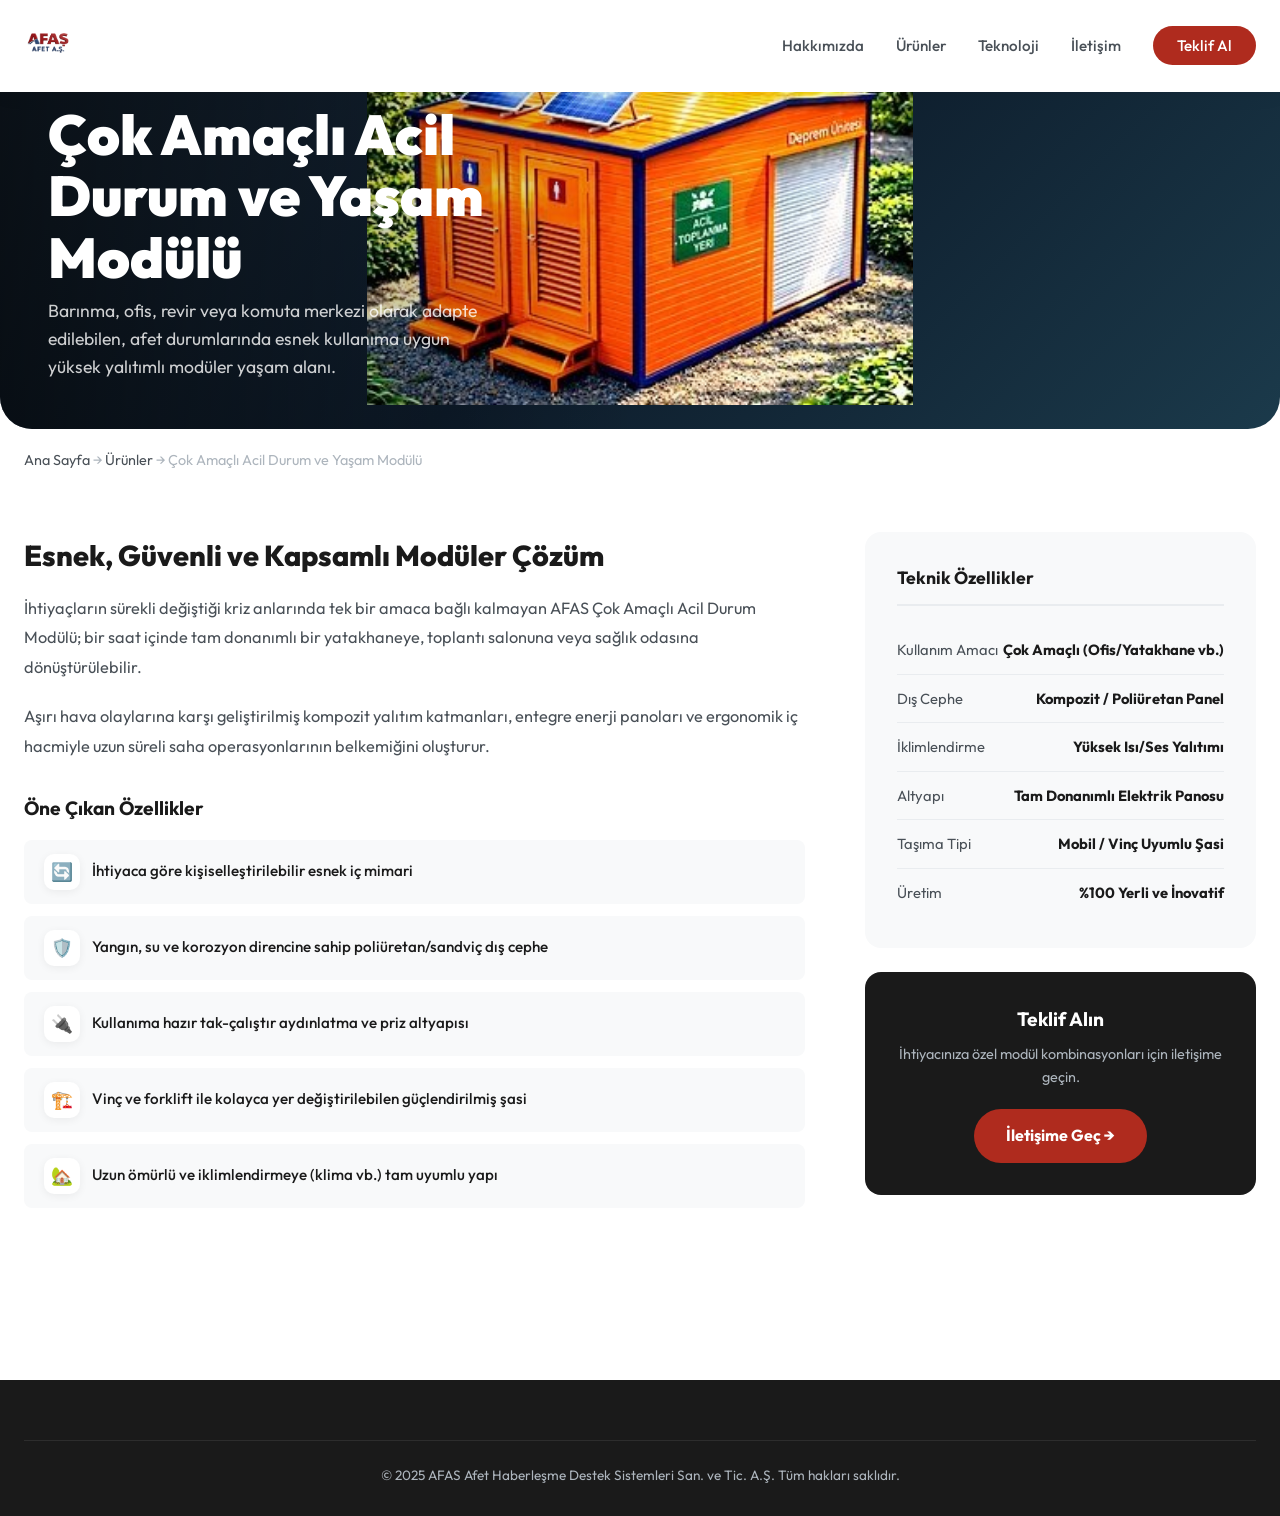
<file: products/cok-amacli-yasam-modulu.html>
<!DOCTYPE html>
<html lang="tr">
<head>
  <meta charset="UTF-8">
  <meta name="viewport" content="width=device-width, initial-scale=1.0">
  <meta name="description" content="AFAS Destek Üniteleri - Mutfak, duş ve tuvalet modüler ünite çözümleri.">
  <title>Çok Amaçlı Acil Durum ve Yaşam Modülü | AFAS</title>
  <link rel="stylesheet" href="../style.css">
</head>
<body>
  <header class="header header--solid" id="header">
    <div class="container">
      <nav class="nav">
        <a href="../index.html" class="logo"><img src="../resimler/logo.png" alt="AFAS Logo" class="logo-img"></a>
        <ul class="nav-links" id="navLinks">
          <li><a href="../index.html#hakkimizda">Hakkımızda</a></li>
          <li><a href="../index.html#urunler">Ürünler</a></li>
          <li><a href="../index.html#teknoloji">Teknoloji</a></li>
          <li><a href="../index.html#iletisim">İletişim</a></li>
          <li><a href="../index.html#iletisim" class="nav-cta">Teklif Al</a></li>
        </ul>
        <div class="mobile-toggle" onclick="document.getElementById('navLinks').classList.toggle('active')"><span></span><span></span><span></span></div>
      </nav>
    </div>
  </header>

  <section class="pd-hero">
    <img src="../resimler/eklenicek4.jpeg" alt="Çok Amaçlı Acil Durum ve Yaşam Modülü">
    <div class="pd-hero-content">
      <div class="pd-hero-badge"><span class="meta-dot" style="background:#008B29"></span> Modüler Çözüm</div>
      <h1>Çok Amaçlı Acil Durum ve Yaşam Modülü</h1>
      <p>Barınma, ofis, revir veya komuta merkezi olarak adapte edilebilen, afet durumlarında esnek kullanıma uygun yüksek yalıtımlı modüler yaşam alanı.</p>
    </div>
  </section>

  <div class="container">
    <div class="pd-breadcrumb"><a href="../index.html">Ana Sayfa</a> → <a href="../index.html#urunler">Ürünler</a> → Çok Amaçlı Acil Durum ve Yaşam Modülü</div>
    <div class="pd-content">
      <div class="pd-description fade-up">
        <h2>Esnek, Güvenli ve Kapsamlı Modüler Çözüm</h2>
        <p>İhtiyaçların sürekli değiştiği kriz anlarında tek bir amaca bağlı kalmayan AFAS Çok Amaçlı Acil Durum Modülü; bir saat içinde tam donanımlı bir yatakhaneye, toplantı salonuna veya sağlık odasına dönüştürülebilir.</p>
        <p>Aşırı hava olaylarına karşı geliştirilmiş kompozit yalıtım katmanları, entegre enerji panoları ve ergonomik iç hacmiyle uzun süreli saha operasyonlarının belkemiğini oluşturur.</p>
        <div class="pd-features">
          <h3>Öne Çıkan Özellikler</h3>
          <div class="pd-feature-list">
            <div class="pd-feature-item"><div class="pd-feature-icon">🔄</div> İhtiyaca göre kişiselleştirilebilir esnek iç mimari</div>
            <div class="pd-feature-item"><div class="pd-feature-icon">🛡️</div> Yangın, su ve korozyon direncine sahip poliüretan/sandviç dış cephe</div>
            <div class="pd-feature-item"><div class="pd-feature-icon">🔌</div> Kullanıma hazır tak-çalıştır aydınlatma ve priz altyapısı</div>
            <div class="pd-feature-item"><div class="pd-feature-icon">🏗️</div> Vinç ve forklift ile kolayca yer değiştirilebilen güçlendirilmiş şasi</div>
            <div class="pd-feature-item"><div class="pd-feature-icon">🏡</div> Uzun ömürlü ve iklimlendirmeye (klima vb.) tam uyumlu yapı</div>
          </div>
        </div>
      </div>
      <div class="pd-sidebar fade-up">
        <div class="pd-specs-card">
          <h3>Teknik Özellikler</h3>
          <div class="pd-spec-row"><span class="pd-spec-label">Kullanım Amacı</span><span class="pd-spec-value">Çok Amaçlı (Ofis/Yatakhane vb.)</span></div>
          <div class="pd-spec-row"><span class="pd-spec-label">Dış Cephe</span><span class="pd-spec-value">Kompozit / Poliüretan Panel</span></div>
          <div class="pd-spec-row"><span class="pd-spec-label">İklimlendirme</span><span class="pd-spec-value">Yüksek Isı/Ses Yalıtımı</span></div>
          <div class="pd-spec-row"><span class="pd-spec-label">Altyapı</span><span class="pd-spec-value">Tam Donanımlı Elektrik Panosu</span></div>
          <div class="pd-spec-row"><span class="pd-spec-label">Taşıma Tipi</span><span class="pd-spec-value">Mobil / Vinç Uyumlu Şasi</span></div>
          <div class="pd-spec-row"><span class="pd-spec-label">Üretim</span><span class="pd-spec-value">%100 Yerli ve İnovatif</span></div>
        </div>
        <div class="pd-cta-card">
          <h3>Teklif Alın</h3>
          <p>İhtiyacınıza özel modül kombinasyonları için iletişime geçin.</p>
          <a href="../index.html#iletisim" class="pd-cta-btn">İletişime Geç →</a>
        </div>
      </div>
    </div>
  </div>

  <footer class="footer"><div class="container"><div class="footer-bottom">© 2025 AFAS Afet Haberleşme Destek Sistemleri San. ve Tic. A.Ş. Tüm hakları saklıdır.</div></div></footer>
  <script>
    const observer = new IntersectionObserver((entries) => { entries.forEach(e => { if(e.isIntersecting) e.target.classList.add('visible'); }); }, {threshold:0.1});
    document.querySelectorAll('.fade-up').forEach(el => observer.observe(el));
  </script>
</body>
</html>
</file>
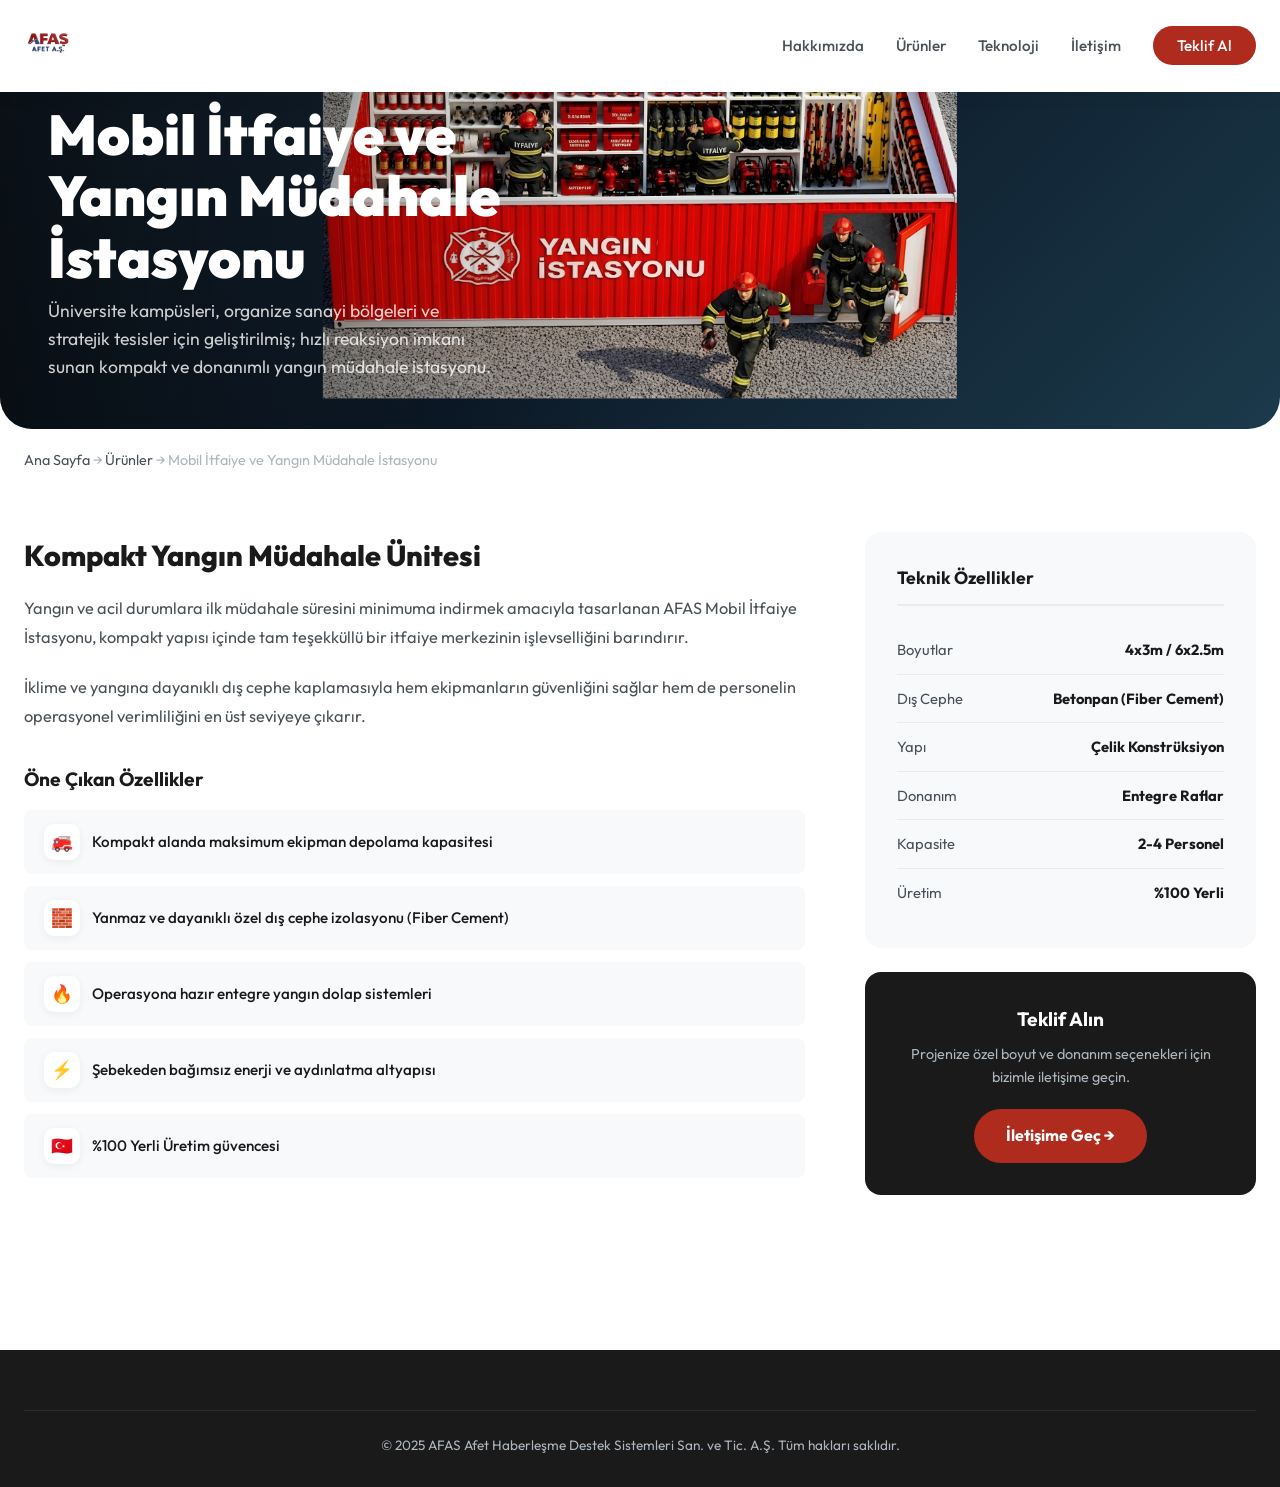
<file: products/itfaiye-istasyonu.html>
<!DOCTYPE html>
<html lang="tr">

<head>
  <meta charset="UTF-8">
  <meta name="viewport" content="width=device-width, initial-scale=1.0">
  <meta name="description"
    content="AFAS Mobil İtfaiye İstasyonu - Kompakt 4m x 3m yangın müdahale ünitesi. Ateş Kırmızısı, Betonpan kaplama, hızlı kurulum.">
  <title>Mobil İtfaiye ve Yangın Müdahale İstasyonu | AFAS</title>
  <link rel="stylesheet" href="../style.css">
</head>

<body>
  <header class="header header--solid" id="header">
    <div class="container">
      <nav class="nav">
        <a href="../index.html" class="logo">
          <img src="../resimler/logo.png" alt="AFAS Logo" class="logo-img">
        </a>
        <ul class="nav-links" id="navLinks">
          <li><a href="../index.html#hakkimizda">Hakkımızda</a></li>
          <li><a href="../index.html#urunler">Ürünler</a></li>
          <li><a href="../index.html#teknoloji">Teknoloji</a></li>
          <li><a href="../index.html#iletisim">İletişim</a></li>
          <li><a href="../index.html#iletisim" class="nav-cta">Teklif Al</a></li>
        </ul>
        <div class="mobile-toggle" id="mobileToggle"
          onclick="document.getElementById('navLinks').classList.toggle('active')">
          <span></span><span></span><span></span>
        </div>
      </nav>
    </div>
  </header>

  <section class="pd-hero">
    <img src="../images/afet-mobil-yangin-mudahale-istasyonu.png" alt="RAL 3000 kırmızı modüler yangın istasyonu, tam donanımlı ekipman bölmeleri, mobil acil durum ünitesi">
    <div class="pd-hero-content">
      <div class="pd-hero-badge"><span class="meta-dot" style="background:#AF2B1E"></span> Ateş Kırmızısı
      </div>
      <h1>Mobil İtfaiye ve Yangın Müdahale İstasyonu</h1>
      <p>Üniversite kampüsleri, organize sanayi bölgeleri ve stratejik tesisler için geliştirilmiş; hızlı reaksiyon imkanı sunan kompakt ve donanımlı yangın müdahale istasyonu.</p>
    </div>
  </section>

  <div class="container">
    <div class="pd-breadcrumb">
      <a href="../index.html">Ana Sayfa</a> → <a href="../index.html#urunler">Ürünler</a> → Mobil İtfaiye ve Yangın Müdahale İstasyonu
    </div>
    <div class="pd-content">
      <div class="pd-description fade-up">
        <h2>Kompakt Yangın Müdahale Ünitesi</h2>
        <p>Yangın ve acil durumlara ilk müdahale süresini minimuma indirmek amacıyla tasarlanan AFAS Mobil İtfaiye İstasyonu, kompakt yapısı içinde tam teşekküllü bir itfaiye merkezinin işlevselliğini barındırır.</p>
        <p>İklime ve yangına dayanıklı dış cephe kaplamasıyla hem ekipmanların güvenliğini sağlar hem de personelin operasyonel verimliliğini en üst seviyeye çıkarır.</p>

        <div class="pd-features">
          <h3>Öne Çıkan Özellikler</h3>
          <div class="pd-feature-list">
            <div class="pd-feature-item"><div class="pd-feature-icon">🚒</div> Kompakt alanda maksimum ekipman depolama kapasitesi</div>
            <div class="pd-feature-item"><div class="pd-feature-icon">🧱</div> Yanmaz ve dayanıklı özel dış cephe izolasyonu (Fiber Cement)</div>
            <div class="pd-feature-item"><div class="pd-feature-icon">🔥</div> Operasyona hazır entegre yangın dolap sistemleri</div>
            <div class="pd-feature-item"><div class="pd-feature-icon">⚡</div> Şebekeden bağımsız enerji ve aydınlatma altyapısı</div>
            <div class="pd-feature-item"><div class="pd-feature-icon">🇹🇷</div> %100 Yerli Üretim güvencesi</div>
          </div>
        </div>
      </div>

      <div class="pd-sidebar fade-up">
        <div class="pd-specs-card">
          <h3>Teknik Özellikler</h3>
          <div class="pd-spec-row"><span class="pd-spec-label">Boyutlar</span><span class="pd-spec-value">4x3m / 6x2.5m</span></div>
          <div class="pd-spec-row"><span class="pd-spec-label">Dış Cephe</span><span class="pd-spec-value">Betonpan (Fiber Cement)</span></div>
          <div class="pd-spec-row"><span class="pd-spec-label">Yapı</span><span class="pd-spec-value">Çelik Konstrüksiyon</span></div>
          <div class="pd-spec-row"><span class="pd-spec-label">Donanım</span><span class="pd-spec-value">Entegre Raflar</span></div>
          <div class="pd-spec-row"><span class="pd-spec-label">Kapasite</span><span class="pd-spec-value">2-4 Personel</span></div>
          <div class="pd-spec-row"><span class="pd-spec-label">Üretim</span><span class="pd-spec-value">%100 Yerli</span></div>
        </div>
        <div class="pd-cta-card">
          <h3>Teklif Alın</h3>
          <p>Projenize özel boyut ve donanım seçenekleri için bizimle iletişime geçin.</p>
          <a href="../index.html#iletisim" class="pd-cta-btn">İletişime Geç →</a>
        </div>
      </div>
    </div>
  </div>

  <footer class="footer">
    <div class="container">
      <div class="footer-bottom">© 2025 AFAS Afet Haberleşme Destek Sistemleri San. ve Tic. A.Ş. Tüm hakları saklıdır.
      </div>
    </div>
  </footer>
  <script>
    const observer = new IntersectionObserver((entries) => { entries.forEach(e => { if (e.isIntersecting) e.target.classList.add('visible'); }); }, { threshold: 0.1 });
    document.querySelectorAll('.fade-up').forEach(el => observer.observe(el));
  </script>
</body>

</html>
</file>
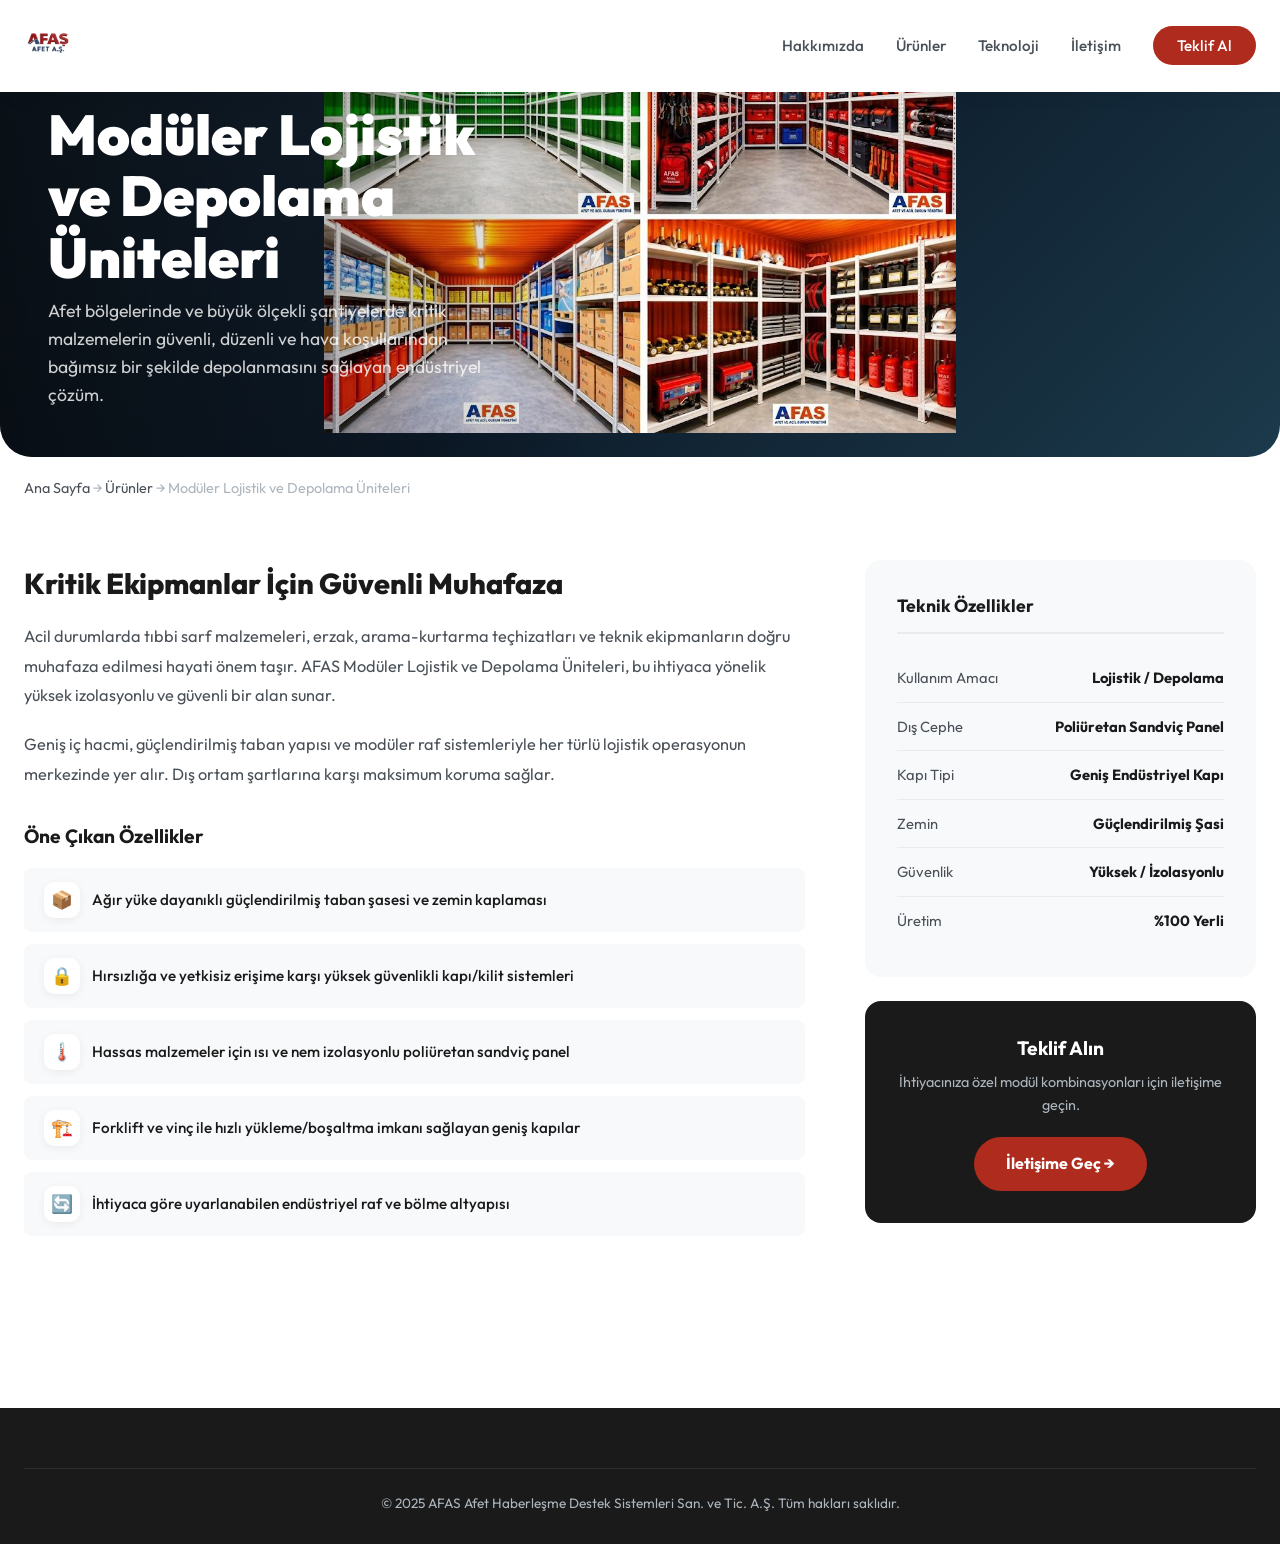
<file: products/lojistik-depolama-uniteleri.html>
<!DOCTYPE html>
<html lang="tr">
<head>
  <meta charset="UTF-8">
  <meta name="viewport" content="width=device-width, initial-scale=1.0">
  <meta name="description" content="AFAS Destek Üniteleri - Mutfak, duş ve tuvalet modüler ünite çözümleri.">
  <title>Modüler Lojistik ve Depolama Üniteleri | AFAS</title>
  <link rel="stylesheet" href="../style.css">
</head>
<body>
  <header class="header header--solid" id="header">
    <div class="container">
      <nav class="nav">
        <a href="../index.html" class="logo"><img src="../resimler/logo.png" alt="AFAS Logo" class="logo-img"></a>
        <ul class="nav-links" id="navLinks">
          <li><a href="../index.html#hakkimizda">Hakkımızda</a></li>
          <li><a href="../index.html#urunler">Ürünler</a></li>
          <li><a href="../index.html#teknoloji">Teknoloji</a></li>
          <li><a href="../index.html#iletisim">İletişim</a></li>
          <li><a href="../index.html#iletisim" class="nav-cta">Teklif Al</a></li>
        </ul>
        <div class="mobile-toggle" onclick="document.getElementById('navLinks').classList.toggle('active')"><span></span><span></span><span></span></div>
      </nav>
    </div>
  </header>

  <section class="pd-hero">
    <img src="../resimler/revize1.jpeg" alt="Modern modüler destek üniteleri">
    <div class="pd-hero-content">
      <div class="pd-hero-badge"><span class="meta-dot" style="background:#008B29"></span> Modüler Çözüm</div>
      <h1>Modüler Lojistik ve Depolama Üniteleri</h1>
      <p>Afet bölgelerinde ve büyük ölçekli şantiyelerde kritik malzemelerin güvenli, düzenli ve hava koşullarından bağımsız bir şekilde depolanmasını sağlayan endüstriyel çözüm.</p>
    </div>
  </section>

  <div class="container">
    <div class="pd-breadcrumb"><a href="../index.html">Ana Sayfa</a> → <a href="../index.html#urunler">Ürünler</a> → Modüler Lojistik ve Depolama Üniteleri</div>
    <div class="pd-content">
      <div class="pd-description fade-up">
        <h2>Kritik Ekipmanlar İçin Güvenli Muhafaza</h2>
        <p>Acil durumlarda tıbbi sarf malzemeleri, erzak, arama-kurtarma teçhizatları ve teknik ekipmanların doğru muhafaza edilmesi hayati önem taşır. AFAS Modüler Lojistik ve Depolama Üniteleri, bu ihtiyaca yönelik yüksek izolasyonlu ve güvenli bir alan sunar.</p>
        <p>Geniş iç hacmi, güçlendirilmiş taban yapısı ve modüler raf sistemleriyle her türlü lojistik operasyonun merkezinde yer alır. Dış ortam şartlarına karşı maksimum koruma sağlar.</p>
        <div class="pd-features">
          <h3>Öne Çıkan Özellikler</h3>
          <div class="pd-feature-list">
            <div class="pd-feature-item"><div class="pd-feature-icon">📦</div> Ağır yüke dayanıklı güçlendirilmiş taban şasesi ve zemin kaplaması</div>
            <div class="pd-feature-item"><div class="pd-feature-icon">🔒</div> Hırsızlığa ve yetkisiz erişime karşı yüksek güvenlikli kapı/kilit sistemleri</div>
            <div class="pd-feature-item"><div class="pd-feature-icon">🌡️</div> Hassas malzemeler için ısı ve nem izolasyonlu poliüretan sandviç panel</div>
            <div class="pd-feature-item"><div class="pd-feature-icon">🏗️</div> Forklift ve vinç ile hızlı yükleme/boşaltma imkanı sağlayan geniş kapılar</div>
            <div class="pd-feature-item"><div class="pd-feature-icon">🔄</div> İhtiyaca göre uyarlanabilen endüstriyel raf ve bölme altyapısı</div>
          </div>
        </div>
      </div>
      <div class="pd-sidebar fade-up">
        <div class="pd-specs-card">
          <h3>Teknik Özellikler</h3>
          <div class="pd-spec-row"><span class="pd-spec-label">Kullanım Amacı</span><span class="pd-spec-value">Lojistik / Depolama</span></div>
          <div class="pd-spec-row"><span class="pd-spec-label">Dış Cephe</span><span class="pd-spec-value">Poliüretan Sandviç Panel</span></div>
          <div class="pd-spec-row"><span class="pd-spec-label">Kapı Tipi</span><span class="pd-spec-value">Geniş Endüstriyel Kapı</span></div>
          <div class="pd-spec-row"><span class="pd-spec-label">Zemin</span><span class="pd-spec-value">Güçlendirilmiş Şasi</span></div>
          <div class="pd-spec-row"><span class="pd-spec-label">Güvenlik</span><span class="pd-spec-value">Yüksek / İzolasyonlu</span></div>
          <div class="pd-spec-row"><span class="pd-spec-label">Üretim</span><span class="pd-spec-value">%100 Yerli</span></div>
        </div>
        <div class="pd-cta-card">
          <h3>Teklif Alın</h3>
          <p>İhtiyacınıza özel modül kombinasyonları için iletişime geçin.</p>
          <a href="../index.html#iletisim" class="pd-cta-btn">İletişime Geç →</a>
        </div>
      </div>
    </div>
  </div>

  <footer class="footer"><div class="container"><div class="footer-bottom">© 2025 AFAS Afet Haberleşme Destek Sistemleri San. ve Tic. A.Ş. Tüm hakları saklıdır.</div></div></footer>
  <script>
    const observer = new IntersectionObserver((entries) => { entries.forEach(e => { if(e.isIntersecting) e.target.classList.add('visible'); }); }, {threshold:0.1});
    document.querySelectorAll('.fade-up').forEach(el => observer.observe(el));
  </script>
</body>
</html>
</file>
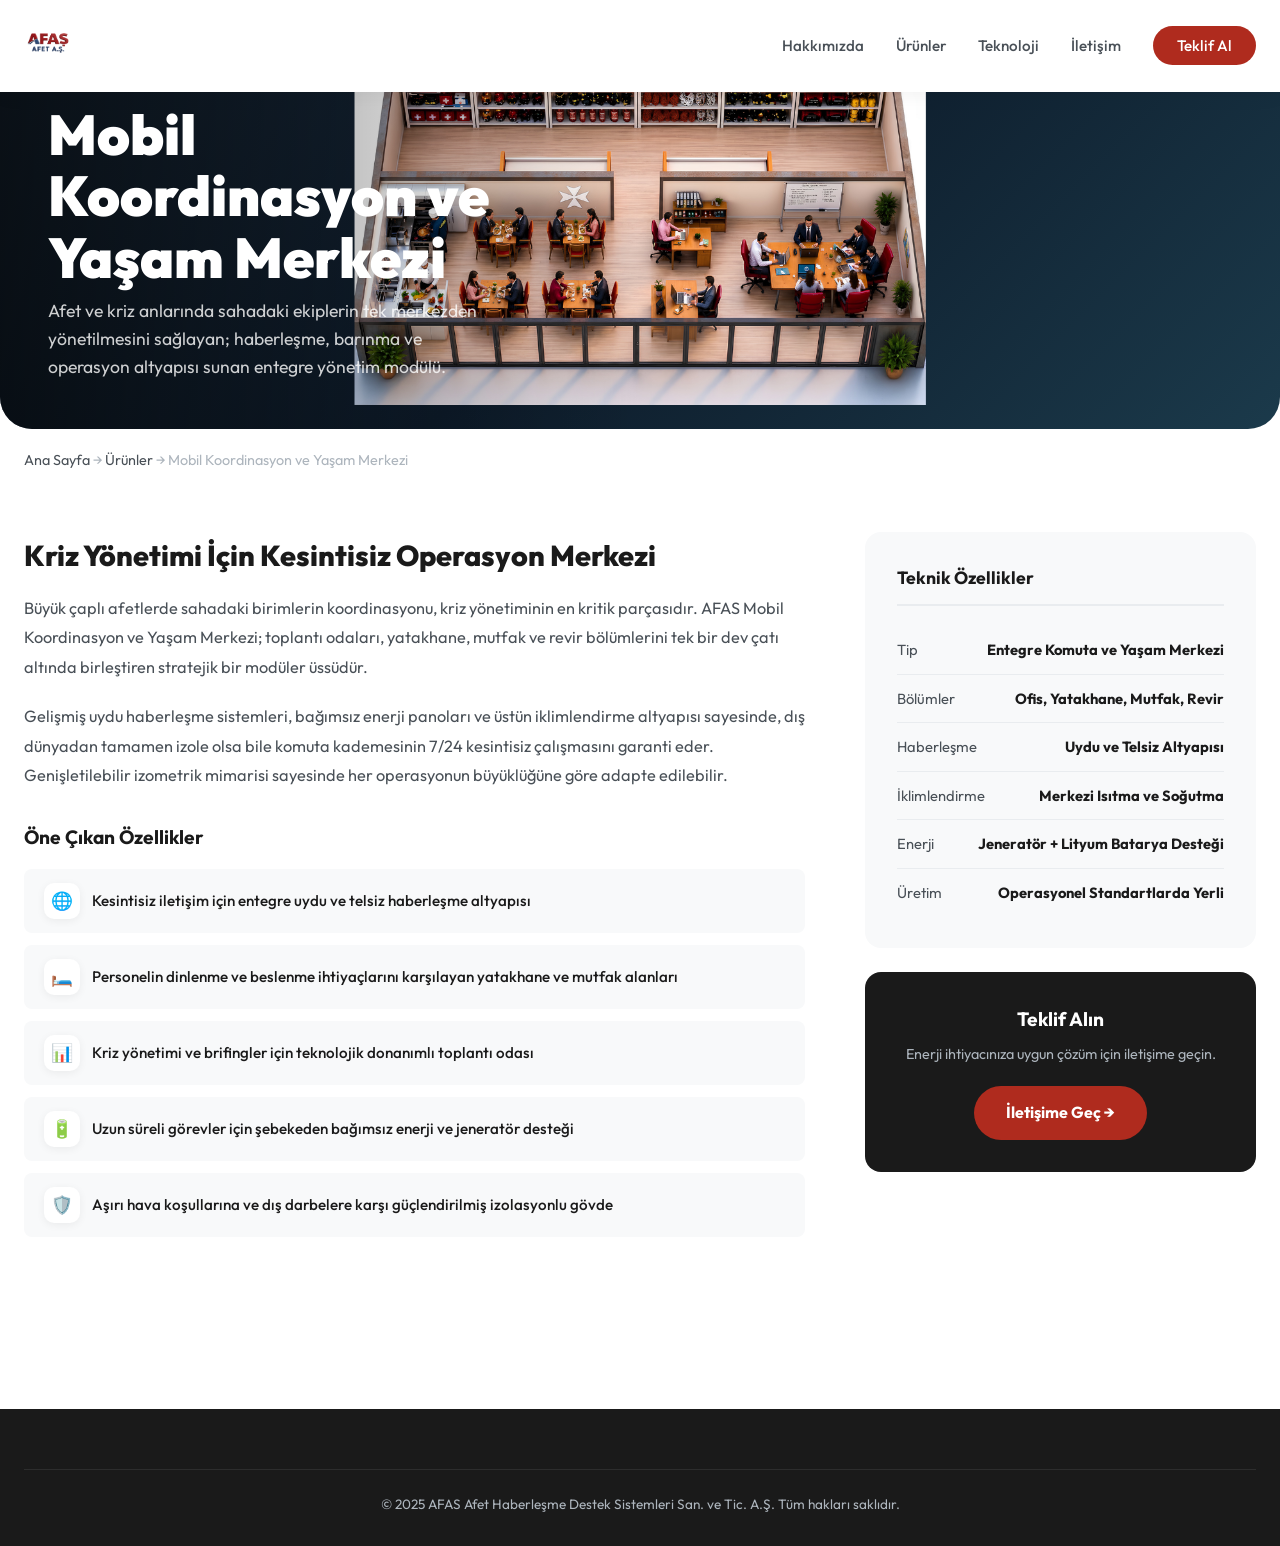
<file: products/mobil-koordinasyon-merkezi.html>
<!DOCTYPE html>
<html lang="tr">
<head>
  <meta charset="UTF-8">
  <meta name="viewport" content="width=device-width, initial-scale=1.0">
  <meta name="description" content="AFAS Güç İstasyonları - Lityum güç ünitesi, el kranklı jeneratör ve solar güç çözümleri.">
  <title>Mobil Koordinasyon ve Yaşam Merkezi | AFAS</title>
  <link rel="stylesheet" href="../style.css">
</head>
<body>
  <header class="header header--solid" id="header">
    <div class="container">
      <nav class="nav">
        <a href="../index.html" class="logo"><img src="../resimler/logo.png" alt="AFAS Logo" class="logo-img"></a>
        <ul class="nav-links" id="navLinks">
          <li><a href="../index.html#hakkimizda">Hakkımızda</a></li>
          <li><a href="../index.html#urunler">Ürünler</a></li>
          <li><a href="../index.html#teknoloji">Teknoloji</a></li>
          <li><a href="../index.html#iletisim">İletişim</a></li>
          <li><a href="../index.html#iletisim" class="nav-cta">Teklif Al</a></li>
        </ul>
        <div class="mobile-toggle" onclick="document.getElementById('navLinks').classList.toggle('active')"><span></span><span></span><span></span></div>
      </nav>
    </div>
  </header>

  <section class="pd-hero">
    <img src="../images/afet-moduler-ic-plan-izometrik.png" alt="Modern modüler ünite iç mekan planı, izometrik teknik çizim, yüksek detaylı ofis yerleşimi ve ekipman alanları">
    <div class="pd-hero-content">
      <div class="pd-hero-badge"><span class="meta-dot" style="background:#008B29"></span> Entegre Tesis</div>
      <h1>Mobil Koordinasyon ve Yaşam Merkezi</h1>
      <p>Afet ve kriz anlarında sahadaki ekiplerin tek merkezden yönetilmesini sağlayan; haberleşme, barınma ve operasyon altyapısı sunan entegre yönetim modülü.</p>
    </div>
  </section>

  <div class="container">
    <div class="pd-breadcrumb"><a href="../index.html">Ana Sayfa</a> → <a href="../index.html#urunler">Ürünler</a> → Mobil Koordinasyon ve Yaşam Merkezi</div>
    <div class="pd-content">
      <div class="pd-description fade-up">
        <h2>Kriz Yönetimi İçin Kesintisiz Operasyon Merkezi</h2>
        <p>Büyük çaplı afetlerde sahadaki birimlerin koordinasyonu, kriz yönetiminin en kritik parçasıdır. AFAS Mobil Koordinasyon ve Yaşam Merkezi; toplantı odaları, yatakhane, mutfak ve revir bölümlerini tek bir dev çatı altında birleştiren stratejik bir modüler üssüdür.</p>
        <p>Gelişmiş uydu haberleşme sistemleri, bağımsız enerji panoları ve üstün iklimlendirme altyapısı sayesinde, dış dünyadan tamamen izole olsa bile komuta kademesinin 7/24 kesintisiz çalışmasını garanti eder. Genişletilebilir izometrik mimarisi sayesinde her operasyonun büyüklüğüne göre adapte edilebilir.</p>
        <div class="pd-features">
          <h3>Öne Çıkan Özellikler</h3>
          <div class="pd-feature-list">
            <div class="pd-feature-item"><div class="pd-feature-icon">🌐</div> Kesintisiz iletişim için entegre uydu ve telsiz haberleşme altyapısı</div>
            <div class="pd-feature-item"><div class="pd-feature-icon">🛏️</div> Personelin dinlenme ve beslenme ihtiyaçlarını karşılayan yatakhane ve mutfak alanları</div>
            <div class="pd-feature-item"><div class="pd-feature-icon">📊</div> Kriz yönetimi ve brifingler için teknolojik donanımlı toplantı odası</div>
            <div class="pd-feature-item"><div class="pd-feature-icon">🔋</div> Uzun süreli görevler için şebekeden bağımsız enerji ve jeneratör desteği</div>
            <div class="pd-feature-item"><div class="pd-feature-icon">🛡️</div> Aşırı hava koşullarına ve dış darbelere karşı güçlendirilmiş izolasyonlu gövde</div>
          </div>
        </div>
      </div>
      <div class="pd-sidebar fade-up">
        <div class="pd-specs-card">
          <h3>Teknik Özellikler</h3>
          <div class="pd-spec-row"><span class="pd-spec-label">Tip</span><span class="pd-spec-value">Entegre Komuta ve Yaşam Merkezi</span></div>
          <div class="pd-spec-row"><span class="pd-spec-label">Bölümler</span><span class="pd-spec-value">Ofis, Yatakhane, Mutfak, Revir</span></div>
          <div class="pd-spec-row"><span class="pd-spec-label">Haberleşme</span><span class="pd-spec-value">Uydu ve Telsiz Altyapısı</span></div>
          <div class="pd-spec-row"><span class="pd-spec-label">İklimlendirme</span><span class="pd-spec-value">Merkezi Isıtma ve Soğutma</span></div>
          <div class="pd-spec-row"><span class="pd-spec-label">Enerji</span><span class="pd-spec-value">Jeneratör + Lityum Batarya Desteği</span></div>
          <div class="pd-spec-row"><span class="pd-spec-label">Üretim</span><span class="pd-spec-value">Operasyonel Standartlarda Yerli</span></div>
        </div>
        <div class="pd-cta-card">
          <h3>Teklif Alın</h3>
          <p>Enerji ihtiyacınıza uygun çözüm için iletişime geçin.</p>
          <a href="../index.html#iletisim" class="pd-cta-btn">İletişime Geç →</a>
        </div>
      </div>
    </div>
  </div>

  <footer class="footer"><div class="container"><div class="footer-bottom">© 2025 AFAS Afet Haberleşme Destek Sistemleri San. ve Tic. A.Ş. Tüm hakları saklıdır.</div></div></footer>
  <script>
    const observer = new IntersectionObserver((entries) => { entries.forEach(e => { if(e.isIntersecting) e.target.classList.add('visible'); }); }, {threshold:0.1});
    document.querySelectorAll('.fade-up').forEach(el => observer.observe(el));
  </script>
</body>
</html>
</file>
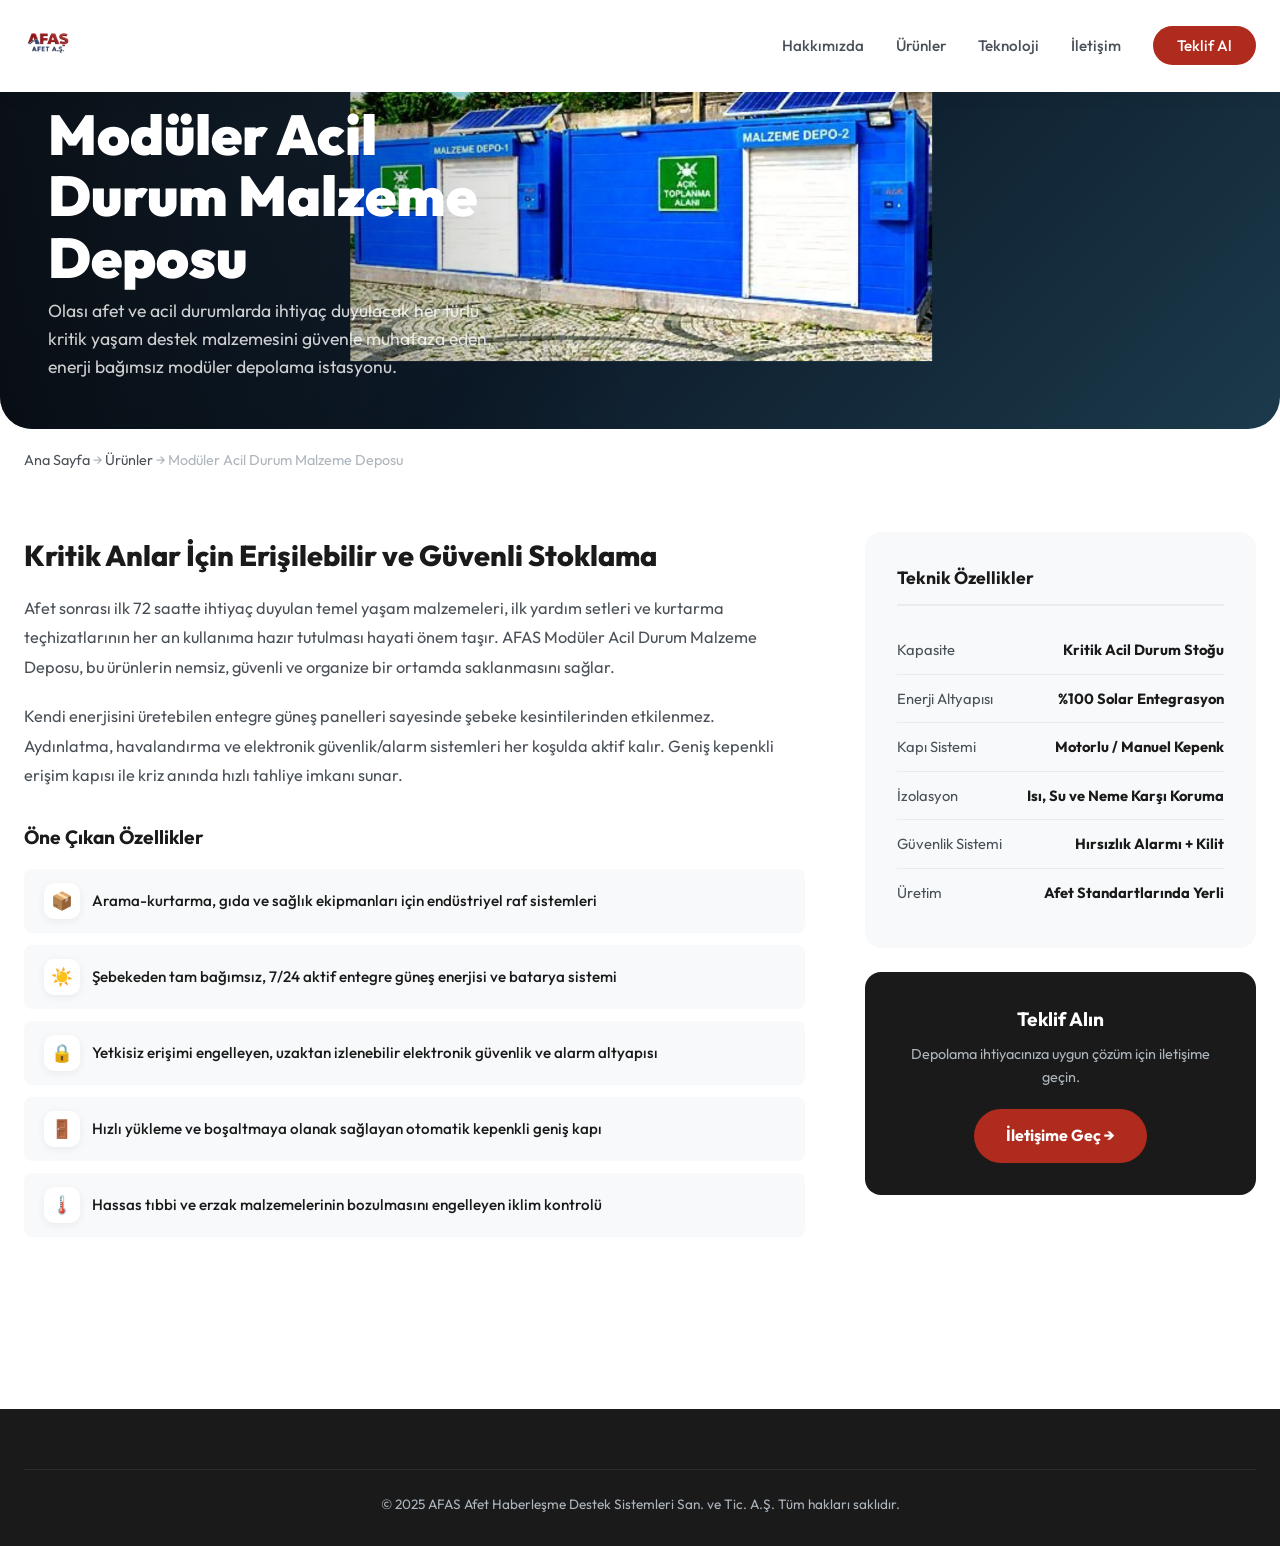
<file: products/moduler-acil-durum-malzeme-deposu.html>
<!DOCTYPE html>
<html lang="tr">
<head>
  <meta charset="UTF-8">
  <meta name="viewport" content="width=device-width, initial-scale=1.0">
  <meta name="description" content="AFAS Malzeme Deposu - Acil durum malzeme depolama modüler ünitesi. Güneş paneli entegrasyonu.">
  <title>Modüler Acil Durum Malzeme Deposu | AFAS</title>
  <link rel="stylesheet" href="../style.css">
</head>
<body>
  <header class="header header--solid" id="header">
    <div class="container">
      <nav class="nav">
        <a href="../index.html" class="logo"><img src="../resimler/logo.png" alt="AFAS Logo" class="logo-img"></a>
        <ul class="nav-links" id="navLinks">
          <li><a href="../index.html#hakkimizda">Hakkımızda</a></li>
          <li><a href="../index.html#urunler">Ürünler</a></li>
          <li><a href="../index.html#teknoloji">Teknoloji</a></li>
          <li><a href="../index.html#iletisim">İletişim</a></li>
          <li><a href="../index.html#iletisim" class="nav-cta">Teklif Al</a></li>
        </ul>
        <div class="mobile-toggle" onclick="document.getElementById('navLinks').classList.toggle('active')"><span></span><span></span><span></span></div>
      </nav>
    </div>
  </header>

  <section class="pd-hero">
    <img src="../images/afet-gunes-panelli-malzeme-deposu.png" alt="Güneş panelli mavi modüler malzeme deposu, yenilenebilir enerji entegreli endüstriyel ünite">
    <div class="pd-hero-content">
      <div class="pd-hero-badge"><span class="meta-dot" style="background:#2271B3"></span> Mavi</div>
      <h1>Modüler Acil Durum Malzeme Deposu</h1>
      <p>Olası afet ve acil durumlarda ihtiyaç duyulacak her türlü kritik yaşam destek malzemesini güvenle muhafaza eden, enerji bağımsız modüler depolama istasyonu.</p>
    </div>
  </section>

  <div class="container">
    <div class="pd-breadcrumb"><a href="../index.html">Ana Sayfa</a> → <a href="../index.html#urunler">Ürünler</a> → Modüler Acil Durum Malzeme Deposu</div>
    <div class="pd-content">
      <div class="pd-description fade-up">
        <h2>Kritik Anlar İçin Erişilebilir ve Güvenli Stoklama</h2>
        <p>Afet sonrası ilk 72 saatte ihtiyaç duyulan temel yaşam malzemeleri, ilk yardım setleri ve kurtarma teçhizatlarının her an kullanıma hazır tutulması hayati önem taşır. AFAS Modüler Acil Durum Malzeme Deposu, bu ürünlerin nemsiz, güvenli ve organize bir ortamda saklanmasını sağlar.</p>
        <p>Kendi enerjisini üretebilen entegre güneş panelleri sayesinde şebeke kesintilerinden etkilenmez. Aydınlatma, havalandırma ve elektronik güvenlik/alarm sistemleri her koşulda aktif kalır. Geniş kepenkli erişim kapısı ile kriz anında hızlı tahliye imkanı sunar.</p>
        <div class="pd-features">
          <h3>Öne Çıkan Özellikler</h3>
          <div class="pd-feature-list">
            <div class="pd-feature-item"><div class="pd-feature-icon">📦</div> Arama-kurtarma, gıda ve sağlık ekipmanları için endüstriyel raf sistemleri</div>
            <div class="pd-feature-item"><div class="pd-feature-icon">☀️</div> Şebekeden tam bağımsız, 7/24 aktif entegre güneş enerjisi ve batarya sistemi</div>
            <div class="pd-feature-item"><div class="pd-feature-icon">🔒</div> Yetkisiz erişimi engelleyen, uzaktan izlenebilir elektronik güvenlik ve alarm altyapısı</div>
            <div class="pd-feature-item"><div class="pd-feature-icon">🚪</div> Hızlı yükleme ve boşaltmaya olanak sağlayan otomatik kepenkli geniş kapı</div>
            <div class="pd-feature-item"><div class="pd-feature-icon">🌡️</div> Hassas tıbbi ve erzak malzemelerinin bozulmasını engelleyen iklim kontrolü</div>
          </div>
        </div>
      </div>
      <div class="pd-sidebar fade-up">
        <div class="pd-specs-card">
          <h3>Teknik Özellikler</h3>
          <div class="pd-spec-row"><span class="pd-spec-label">Kapasite</span><span class="pd-spec-value">Kritik Acil Durum Stoğu</span></div>
          <div class="pd-spec-row"><span class="pd-spec-label">Enerji Altyapısı</span><span class="pd-spec-value">%100 Solar Entegrasyon</span></div>
          <div class="pd-spec-row"><span class="pd-spec-label">Kapı Sistemi</span><span class="pd-spec-value">Motorlu / Manuel Kepenk</span></div>
          <div class="pd-spec-row"><span class="pd-spec-label">İzolasyon</span><span class="pd-spec-value">Isı, Su ve Neme Karşı Koruma</span></div>
          <div class="pd-spec-row"><span class="pd-spec-label">Güvenlik Sistemi</span><span class="pd-spec-value">Hırsızlık Alarmı + Kilit</span></div>
          <div class="pd-spec-row"><span class="pd-spec-label">Üretim</span><span class="pd-spec-value">Afet Standartlarında Yerli</span></div>
        </div>
        <div class="pd-cta-card">
          <h3>Teklif Alın</h3>
          <p>Depolama ihtiyacınıza uygun çözüm için iletişime geçin.</p>
          <a href="../index.html#iletisim" class="pd-cta-btn">İletişime Geç →</a>
        </div>
      </div>
    </div>
  </div>

  <footer class="footer"><div class="container"><div class="footer-bottom">© 2025 AFAS Afet Haberleşme Destek Sistemleri San. ve Tic. A.Ş. Tüm hakları saklıdır.</div></div></footer>
  <script>
    const observer = new IntersectionObserver((entries) => { entries.forEach(e => { if(e.isIntersecting) e.target.classList.add('visible'); }); }, {threshold:0.1});
    document.querySelectorAll('.fade-up').forEach(el => observer.observe(el));
  </script>
</body>
</html>
</file>
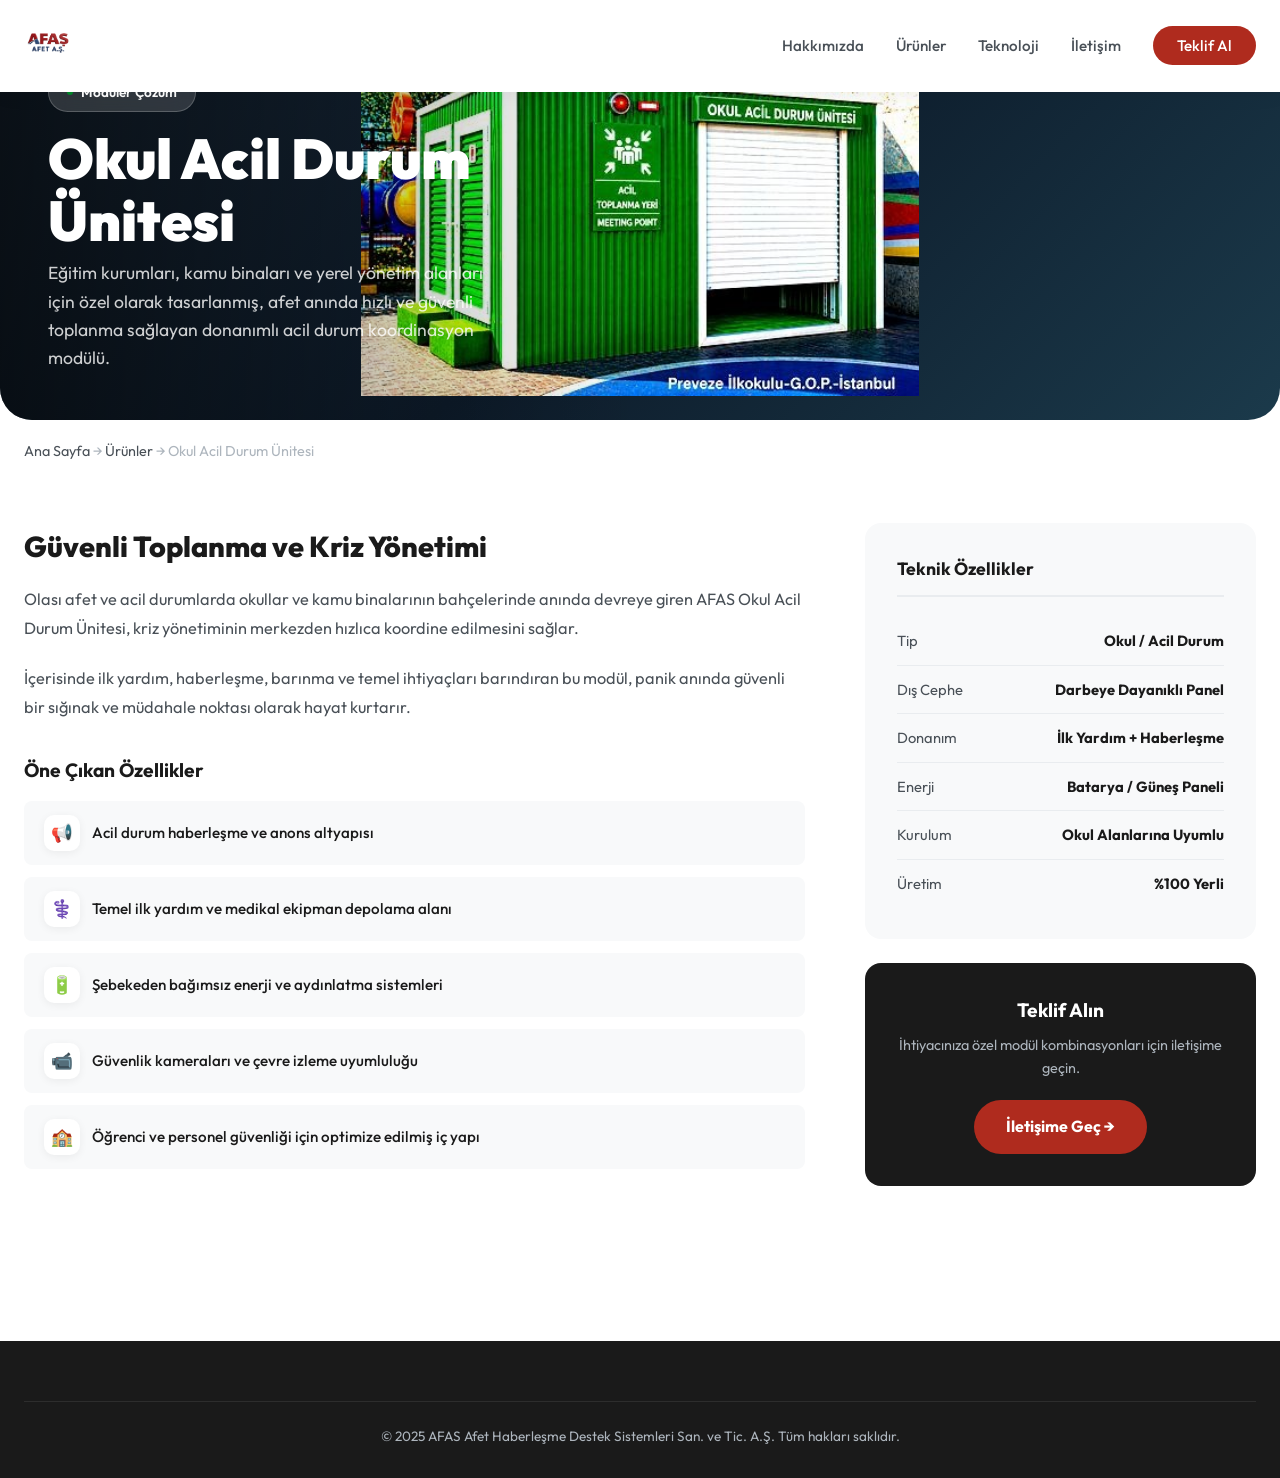
<file: products/okul-kamu-acil-durum-unitesi.html>
<!DOCTYPE html>
<html lang="tr">
<head>
  <meta charset="UTF-8">
  <meta name="viewport" content="width=device-width, initial-scale=1.0">
  <meta name="description" content="AFAS Destek Üniteleri - Mutfak, duş ve tuvalet modüler ünite çözümleri.">
  <title>Okul Acil Durum Ünitesi | AFAS</title>
  <link rel="stylesheet" href="../style.css">
</head>
<body>
  <header class="header header--solid" id="header">
    <div class="container">
      <nav class="nav">
        <a href="../index.html" class="logo"><img src="../resimler/logo.png" alt="AFAS Logo" class="logo-img"></a>
        <ul class="nav-links" id="navLinks">
          <li><a href="../index.html#hakkimizda">Hakkımızda</a></li>
          <li><a href="../index.html#urunler">Ürünler</a></li>
          <li><a href="../index.html#teknoloji">Teknoloji</a></li>
          <li><a href="../index.html#iletisim">İletişim</a></li>
          <li><a href="../index.html#iletisim" class="nav-cta">Teklif Al</a></li>
        </ul>
        <div class="mobile-toggle" onclick="document.getElementById('navLinks').classList.toggle('active')"><span></span><span></span><span></span></div>
      </nav>
    </div>
  </header>

  <section class="pd-hero">
    <img src="../resimler/eklenicek2.jpeg" alt="Okul Acil Durum Ünitesi">
    <div class="pd-hero-content">
      <div class="pd-hero-badge"><span class="meta-dot" style="background:#008B29"></span> Modüler Çözüm</div>
      <h1>Okul Acil Durum Ünitesi</h1>
      <p>Eğitim kurumları, kamu binaları ve yerel yönetim alanları için özel olarak tasarlanmış, afet anında hızlı ve güvenli toplanma sağlayan donanımlı acil durum koordinasyon modülü.</p>
    </div>
  </section>

  <div class="container">
    <div class="pd-breadcrumb"><a href="../index.html">Ana Sayfa</a> → <a href="../index.html#urunler">Ürünler</a> → Okul Acil Durum Ünitesi</div>
    <div class="pd-content">
      <div class="pd-description fade-up">
        <h2>Güvenli Toplanma ve Kriz Yönetimi</h2>
        <p>Olası afet ve acil durumlarda okullar ve kamu binalarının bahçelerinde anında devreye giren AFAS Okul Acil Durum Ünitesi, kriz yönetiminin merkezden hızlıca koordine edilmesini sağlar.</p>
        <p>İçerisinde ilk yardım, haberleşme, barınma ve temel ihtiyaçları barındıran bu modül, panik anında güvenli bir sığınak ve müdahale noktası olarak hayat kurtarır.</p>
        <div class="pd-features">
          <h3>Öne Çıkan Özellikler</h3>
          <div class="pd-feature-list">
            <div class="pd-feature-item"><div class="pd-feature-icon">📢</div> Acil durum haberleşme ve anons altyapısı</div>
            <div class="pd-feature-item"><div class="pd-feature-icon">⚕️</div> Temel ilk yardım ve medikal ekipman depolama alanı</div>
            <div class="pd-feature-item"><div class="pd-feature-icon">🔋</div> Şebekeden bağımsız enerji ve aydınlatma sistemleri</div>
            <div class="pd-feature-item"><div class="pd-feature-icon">📹</div> Güvenlik kameraları ve çevre izleme uyumluluğu</div>
            <div class="pd-feature-item"><div class="pd-feature-icon">🏫</div> Öğrenci ve personel güvenliği için optimize edilmiş iç yapı</div>
          </div>
        </div>
      </div>
      <div class="pd-sidebar fade-up">
        <div class="pd-specs-card">
          <h3>Teknik Özellikler</h3>
          <div class="pd-spec-row"><span class="pd-spec-label">Tip</span><span class="pd-spec-value">Okul / Acil Durum</span></div>
          <div class="pd-spec-row"><span class="pd-spec-label">Dış Cephe</span><span class="pd-spec-value">Darbeye Dayanıklı Panel</span></div>
          <div class="pd-spec-row"><span class="pd-spec-label">Donanım</span><span class="pd-spec-value">İlk Yardım + Haberleşme</span></div>
          <div class="pd-spec-row"><span class="pd-spec-label">Enerji</span><span class="pd-spec-value">Batarya / Güneş Paneli</span></div>
          <div class="pd-spec-row"><span class="pd-spec-label">Kurulum</span><span class="pd-spec-value">Okul Alanlarına Uyumlu</span></div>
          <div class="pd-spec-row"><span class="pd-spec-label">Üretim</span><span class="pd-spec-value">%100 Yerli</span></div>
        </div>
        <div class="pd-cta-card">
          <h3>Teklif Alın</h3>
          <p>İhtiyacınıza özel modül kombinasyonları için iletişime geçin.</p>
          <a href="../index.html#iletisim" class="pd-cta-btn">İletişime Geç →</a>
        </div>
      </div>
    </div>
  </div>

  <footer class="footer"><div class="container"><div class="footer-bottom">© 2025 AFAS Afet Haberleşme Destek Sistemleri San. ve Tic. A.Ş. Tüm hakları saklıdır.</div></div></footer>
  <script>
    const observer = new IntersectionObserver((entries) => { entries.forEach(e => { if(e.isIntersecting) e.target.classList.add('visible'); }); }, {threshold:0.1});
    document.querySelectorAll('.fade-up').forEach(el => observer.observe(el));
  </script>
</body>
</html>
</file>
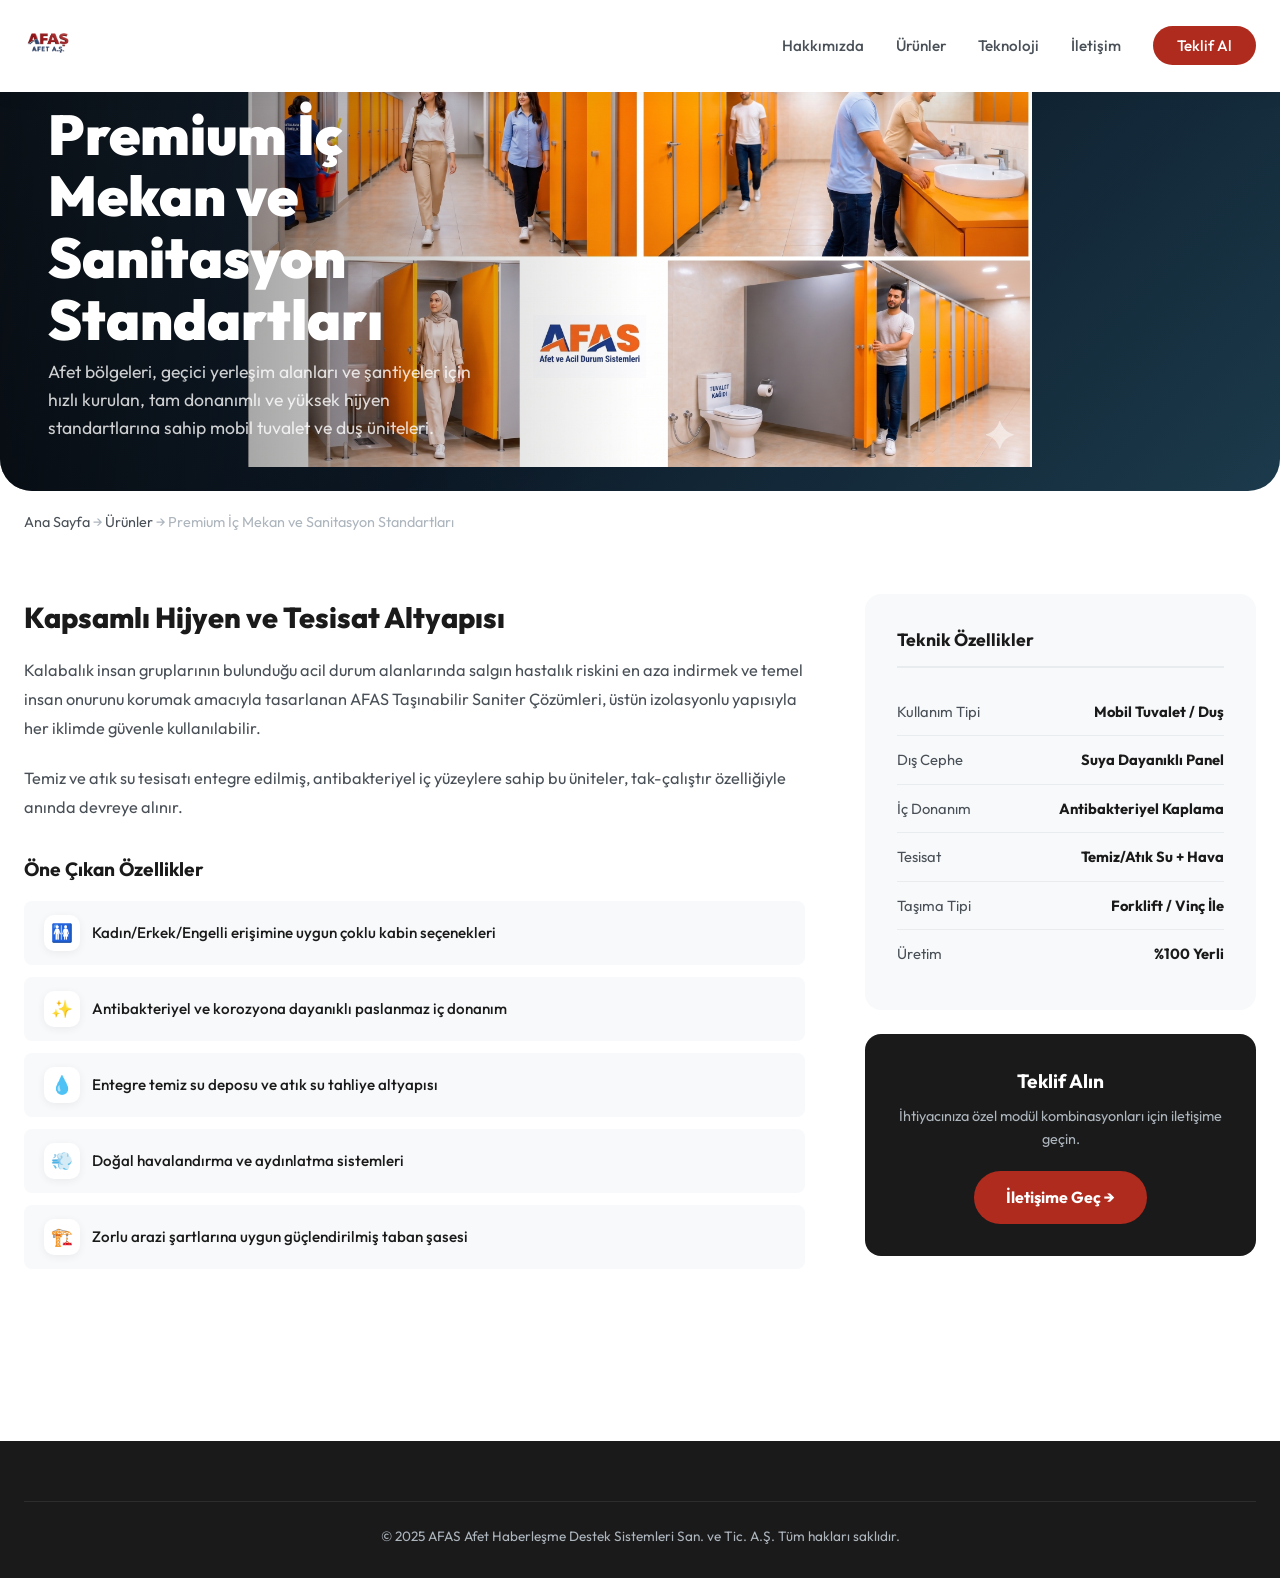
<file: products/premium-ic-mekan-sanitasyon.html>
<!DOCTYPE html>
<html lang="tr">
<head>
  <meta charset="UTF-8">
  <meta name="viewport" content="width=device-width, initial-scale=1.0">
  <meta name="description" content="AFAS Destek Üniteleri - Mutfak, duş ve tuvalet modüler ünite çözümleri.">
  <title>Premium İç Mekan ve Sanitasyon Standartları | AFAS</title>
  <link rel="stylesheet" href="../style.css">
</head>
<body>
  <header class="header header--solid" id="header">
    <div class="container">
      <nav class="nav">
        <a href="../index.html" class="logo"><img src="../resimler/logo.png" alt="AFAS Logo" class="logo-img"></a>
        <ul class="nav-links" id="navLinks">
          <li><a href="../index.html#hakkimizda">Hakkımızda</a></li>
          <li><a href="../index.html#urunler">Ürünler</a></li>
          <li><a href="../index.html#teknoloji">Teknoloji</a></li>
          <li><a href="../index.html#iletisim">İletişim</a></li>
          <li><a href="../index.html#iletisim" class="nav-cta">Teklif Al</a></li>
        </ul>
        <div class="mobile-toggle" onclick="document.getElementById('navLinks').classList.toggle('active')"><span></span><span></span><span></span></div>
      </nav>
    </div>
  </header>

  <section class="pd-hero">
    <img src="../resimler/yeni3.png" alt="Premium İç Mekan ve Sanitasyon Standartları">
    <div class="pd-hero-content">
      <div class="pd-hero-badge"><span class="meta-dot" style="background:#008B29"></span> Modüler Çözüm</div>
      <h1>Premium İç Mekan ve Sanitasyon Standartları</h1>
      <p>Afet bölgeleri, geçici yerleşim alanları ve şantiyeler için hızlı kurulan, tam donanımlı ve yüksek hijyen standartlarına sahip mobil tuvalet ve duş üniteleri.</p>
    </div>
  </section>

  <div class="container">
    <div class="pd-breadcrumb"><a href="../index.html">Ana Sayfa</a> → <a href="../index.html#urunler">Ürünler</a> → Premium İç Mekan ve Sanitasyon Standartları</div>
    <div class="pd-content">
      <div class="pd-description fade-up">
        <h2>Kapsamlı Hijyen ve Tesisat Altyapısı</h2>
        <p>Kalabalık insan gruplarının bulunduğu acil durum alanlarında salgın hastalık riskini en aza indirmek ve temel insan onurunu korumak amacıyla tasarlanan AFAS Taşınabilir Saniter Çözümleri, üstün izolasyonlu yapısıyla her iklimde güvenle kullanılabilir.</p>
        <p>Temiz ve atık su tesisatı entegre edilmiş, antibakteriyel iç yüzeylere sahip bu üniteler, tak-çalıştır özelliğiyle anında devreye alınır.</p>
        <div class="pd-features">
          <h3>Öne Çıkan Özellikler</h3>
          <div class="pd-feature-list">
            <div class="pd-feature-item"><div class="pd-feature-icon">🚻</div> Kadın/Erkek/Engelli erişimine uygun çoklu kabin seçenekleri</div>
            <div class="pd-feature-item"><div class="pd-feature-icon">✨</div> Antibakteriyel ve korozyona dayanıklı paslanmaz iç donanım</div>
            <div class="pd-feature-item"><div class="pd-feature-icon">💧</div> Entegre temiz su deposu ve atık su tahliye altyapısı</div>
            <div class="pd-feature-item"><div class="pd-feature-icon">💨</div> Doğal havalandırma ve aydınlatma sistemleri</div>
            <div class="pd-feature-item"><div class="pd-feature-icon">🏗️</div> Zorlu arazi şartlarına uygun güçlendirilmiş taban şasesi</div>
          </div>
        </div>
      </div>
      <div class="pd-sidebar fade-up">
        <div class="pd-specs-card">
          <h3>Teknik Özellikler</h3>
          <div class="pd-spec-row"><span class="pd-spec-label">Kullanım Tipi</span><span class="pd-spec-value">Mobil Tuvalet / Duş</span></div>
          <div class="pd-spec-row"><span class="pd-spec-label">Dış Cephe</span><span class="pd-spec-value">Suya Dayanıklı Panel</span></div>
          <div class="pd-spec-row"><span class="pd-spec-label">İç Donanım</span><span class="pd-spec-value">Antibakteriyel Kaplama</span></div>
          <div class="pd-spec-row"><span class="pd-spec-label">Tesisat</span><span class="pd-spec-value">Temiz/Atık Su + Hava</span></div>
          <div class="pd-spec-row"><span class="pd-spec-label">Taşıma Tipi</span><span class="pd-spec-value">Forklift / Vinç İle</span></div>
          <div class="pd-spec-row"><span class="pd-spec-label">Üretim</span><span class="pd-spec-value">%100 Yerli</span></div>
        </div>
        <div class="pd-cta-card">
          <h3>Teklif Alın</h3>
          <p>İhtiyacınıza özel modül kombinasyonları için iletişime geçin.</p>
          <a href="../index.html#iletisim" class="pd-cta-btn">İletişime Geç →</a>
        </div>
      </div>
    </div>
  </div>

  <footer class="footer"><div class="container"><div class="footer-bottom">© 2025 AFAS Afet Haberleşme Destek Sistemleri San. ve Tic. A.Ş. Tüm hakları saklıdır.</div></div></footer>
  <script>
    const observer = new IntersectionObserver((entries) => { entries.forEach(e => { if(e.isIntersecting) e.target.classList.add('visible'); }); }, {threshold:0.1});
    document.querySelectorAll('.fade-up').forEach(el => observer.observe(el));
  </script>
</body>
</html>
</file>
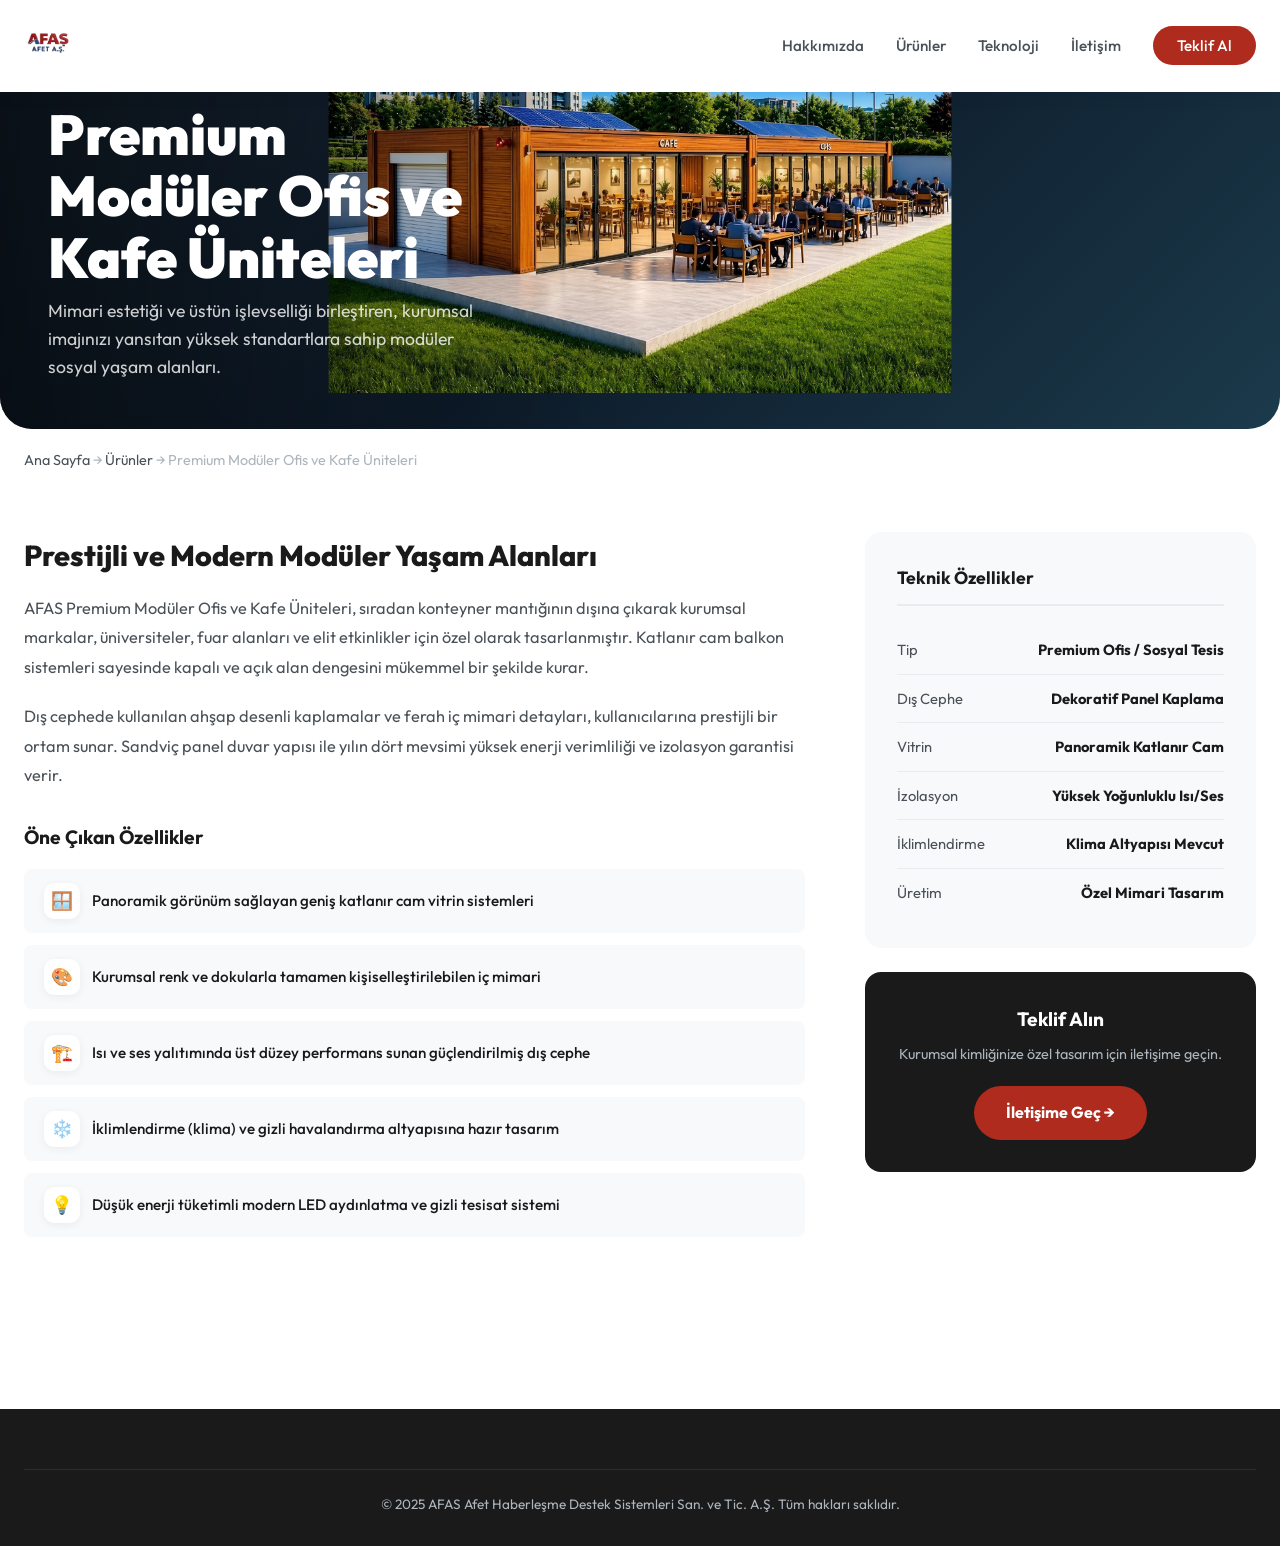
<file: products/premium-ofis-kafe.html>
<!DOCTYPE html>
<html lang="tr">
<head>
  <meta charset="UTF-8">
  <meta name="viewport" content="width=device-width, initial-scale=1.0">
  <meta name="description" content="AFAS Ofis & Kafe Üniteleri - Katlanır cam sistemli modern modüler yapılar.">
  <title>Premium Modüler Ofis ve Kafe Üniteleri | AFAS</title>
  <link rel="stylesheet" href="../style.css">
</head>
<body>
  <header class="header header--solid" id="header">
    <div class="container">
      <nav class="nav">
        <a href="../index.html" class="logo"><img src="../resimler/logo.png" alt="AFAS Logo" class="logo-img"></a>
        <ul class="nav-links" id="navLinks">
          <li><a href="../index.html#hakkimizda">Hakkımızda</a></li>
          <li><a href="../index.html#urunler">Ürünler</a></li>
          <li><a href="../index.html#teknoloji">Teknoloji</a></li>
          <li><a href="../index.html#iletisim">İletişim</a></li>
          <li><a href="../index.html#iletisim" class="nav-cta">Teklif Al</a></li>
        </ul>
        <div class="mobile-toggle" onclick="document.getElementById('navLinks').classList.toggle('active')"><span></span><span></span><span></span></div>
      </nav>
    </div>
  </header>

  <section class="pd-hero">
    <img src="../images/afet-lux-moduler-kafe-ofis.png" alt="Lüks modüler kafe ve ofis binası, ahşap dokulu dış cephe, geniş cam pencereli modern mimari">
    <div class="pd-hero-content">
      <div class="pd-hero-badge"><span class="meta-dot" style="background:#2271B3"></span> Premium Tasarım</div>
      <h1>Premium Modüler Ofis ve Kafe Üniteleri</h1>
      <p>Mimari estetiği ve üstün işlevselliği birleştiren, kurumsal imajınızı yansıtan yüksek standartlara sahip modüler sosyal yaşam alanları.</p>
    </div>
  </section>

  <div class="container">
    <div class="pd-breadcrumb"><a href="../index.html">Ana Sayfa</a> → <a href="../index.html#urunler">Ürünler</a> → Premium Modüler Ofis ve Kafe Üniteleri</div>
    <div class="pd-content">
      <div class="pd-description fade-up">
        <h2>Prestijli ve Modern Modüler Yaşam Alanları</h2>
        <p>AFAS Premium Modüler Ofis ve Kafe Üniteleri, sıradan konteyner mantığının dışına çıkarak kurumsal markalar, üniversiteler, fuar alanları ve elit etkinlikler için özel olarak tasarlanmıştır. Katlanır cam balkon sistemleri sayesinde kapalı ve açık alan dengesini mükemmel bir şekilde kurar.</p>
        <p>Dış cephede kullanılan ahşap desenli kaplamalar ve ferah iç mimari detayları, kullanıcılarına prestijli bir ortam sunar. Sandviç panel duvar yapısı ile yılın dört mevsimi yüksek enerji verimliliği ve izolasyon garantisi verir.</p>
        <div class="pd-features">
          <h3>Öne Çıkan Özellikler</h3>
          <div class="pd-feature-list">
            <div class="pd-feature-item"><div class="pd-feature-icon">🪟</div> Panoramik görünüm sağlayan geniş katlanır cam vitrin sistemleri</div>
            <div class="pd-feature-item"><div class="pd-feature-icon">🎨</div> Kurumsal renk ve dokularla tamamen kişiselleştirilebilen iç mimari</div>
            <div class="pd-feature-item"><div class="pd-feature-icon">🏗️</div> Isı ve ses yalıtımında üst düzey performans sunan güçlendirilmiş dış cephe</div>
            <div class="pd-feature-item"><div class="pd-feature-icon">❄️</div> İklimlendirme (klima) ve gizli havalandırma altyapısına hazır tasarım</div>
            <div class="pd-feature-item"><div class="pd-feature-icon">💡</div> Düşük enerji tüketimli modern LED aydınlatma ve gizli tesisat sistemi</div>
          </div>
        </div>
      </div>
      <div class="pd-sidebar fade-up">
        <div class="pd-specs-card">
          <h3>Teknik Özellikler</h3>
          <div class="pd-spec-row"><span class="pd-spec-label">Tip</span><span class="pd-spec-value">Premium Ofis / Sosyal Tesis</span></div>
          <div class="pd-spec-row"><span class="pd-spec-label">Dış Cephe</span><span class="pd-spec-value">Dekoratif Panel Kaplama</span></div>
          <div class="pd-spec-row"><span class="pd-spec-label">Vitrin</span><span class="pd-spec-value">Panoramik Katlanır Cam</span></div>
          <div class="pd-spec-row"><span class="pd-spec-label">İzolasyon</span><span class="pd-spec-value">Yüksek Yoğunluklu Isı/Ses</span></div>
          <div class="pd-spec-row"><span class="pd-spec-label">İklimlendirme</span><span class="pd-spec-value">Klima Altyapısı Mevcut</span></div>
          <div class="pd-spec-row"><span class="pd-spec-label">Üretim</span><span class="pd-spec-value">Özel Mimari Tasarım</span></div>
        </div>
        <div class="pd-cta-card">
          <h3>Teklif Alın</h3>
          <p>Kurumsal kimliğinize özel tasarım için iletişime geçin.</p>
          <a href="../index.html#iletisim" class="pd-cta-btn">İletişime Geç →</a>
        </div>
      </div>
    </div>
  </div>

  <footer class="footer"><div class="container"><div class="footer-bottom">© 2025 AFAS Afet Haberleşme Destek Sistemleri San. ve Tic. A.Ş. Tüm hakları saklıdır.</div></div></footer>
  <script>
    const observer = new IntersectionObserver((entries) => { entries.forEach(e => { if(e.isIntersecting) e.target.classList.add('visible'); }); }, {threshold:0.1});
    document.querySelectorAll('.fade-up').forEach(el => observer.observe(el));
  </script>
</body>
</html>
</file>
<file: style.css>
@import url('https://fonts.googleapis.com/css2?family=Outfit:wght@300;400;500;600;700;800;900&display=swap');

:root {
  --fire-red: #AF2B1E;
  --safety-green: #008B29;
  --sky-blue: #2271B3;
  --safety-orange: #E65100;
  --dark: #1a1a1a;
  --dark-light: #2d2d2d;
  --gray-100: #f8f9fa;
  --gray-200: #e9ecef;
  --gray-300: #dee2e6;
  --gray-500: #adb5bd;
  --gray-700: #495057;
  --white: #ffffff;
  --radius: 16px;
  --radius-sm: 8px;
  --shadow: 0 4px 30px rgba(0,0,0,0.08);
  --shadow-lg: 0 10px 60px rgba(0,0,0,0.12);
  --transition: all 0.4s cubic-bezier(0.25, 0.46, 0.45, 0.94);
}

*, *::before, *::after { margin: 0; padding: 0; box-sizing: border-box; }

html { scroll-behavior: smooth; }

body {
  font-family: 'Outfit', sans-serif;
  color: var(--dark);
  background: var(--white);
  line-height: 1.6;
  overflow-x: hidden;
}

a { text-decoration: none; color: inherit; }
ul { list-style: none; }
img { max-width: 100%; display: block; }

.container {
  max-width: 1280px;
  margin: 0 auto;
  padding: 0 24px;
}

/* ===== HEADER / NAV ===== */
.header {
  position: fixed;
  top: 0; left: 0; right: 0;
  z-index: 1000;
  padding: 16px 0;
  transition: var(--transition);
}

.header.scrolled {
  background: rgba(255,255,255,0.92);
  backdrop-filter: blur(20px);
  box-shadow: 0 2px 20px rgba(0,0,0,0.06);
  padding: 10px 0;
}

.nav {
  display: flex;
  align-items: center;
  justify-content: space-between;
}

.logo {
  display: flex;
  align-items: center;
  gap: 10px;
  font-weight: 800;
  font-size: 1.5rem;
  color: var(--white);
  transition: var(--transition);
}

.header.scrolled .logo { color: var(--dark); }

.logo-icon {
  width: 40px; height: 40px;
  background: var(--fire-red);
  border-radius: 10px;
  display: flex; align-items: center; justify-content: center;
  font-size: 1.1rem;
  color: white;
  font-weight: 900;
}

.logo-img {
  height: 120px;
  max-width: 500px;
  width: auto;
  object-fit: contain;
  display: block;
  transition: var(--transition);
}

.header.scrolled .logo-img {
  height: 60px;
}

@media (max-width: 768px) {
  .logo-img {
    height: 80px;
  }
  .header.scrolled .logo-img {
    height: 45px;
  }
  .header {
    padding: 8px 0;
  }
}

.nav-links {
  display: flex;
  align-items: center;
  gap: 32px;
}

.nav-links a {
  font-weight: 500;
  font-size: 0.95rem;
  color: rgba(255,255,255,0.85);
  transition: var(--transition);
  position: relative;
}

.nav-links a::after {
  content: '';
  position: absolute;
  bottom: -4px; left: 0;
  width: 0; height: 2px;
  background: var(--fire-red);
  transition: var(--transition);
}

.nav-links a:hover::after { width: 100%; }

.header.scrolled .nav-links a { color: var(--gray-700); }
.header.scrolled .nav-links a:hover { color: var(--dark); }

.nav-cta {
  background: var(--fire-red) !important;
  color: white !important;
  padding: 10px 24px;
  border-radius: 50px;
  font-weight: 600;
  transition: var(--transition);
}

.nav-cta:hover { background: #8B1A12 !important; transform: translateY(-2px); }

.mobile-toggle {
  display: none;
  flex-direction: column;
  gap: 5px;
  cursor: pointer;
  z-index: 1001;
}

.mobile-toggle span {
  width: 28px; height: 2.5px;
  background: white;
  border-radius: 2px;
  transition: var(--transition);
}

.header.scrolled .mobile-toggle span { background: var(--dark); }

/* ===== HERO ===== */
.hero {
  position: relative;
  height: 100vh;
  min-height: 700px;
  display: flex;
  align-items: flex-end;
  overflow: hidden;
}

.hero-bg {
  position: absolute;
  inset: 0;
  border-radius: 0 0 32px 32px;
  overflow: hidden;
}

.hero-bg img {
  width: 100%; height: 100%;
  object-fit: cover;
}

.hero-bg::after {
  content: '';
  position: absolute;
  inset: 0;
  background: linear-gradient(to top, rgba(0,0,0,0.7) 0%, rgba(0,0,0,0.2) 50%, rgba(0,0,0,0.3) 100%);
}

.hero-content {
  position: relative;
  z-index: 2;
  width: 100%;
  padding-bottom: 40px;
}

.hero-title {
  font-size: clamp(2.5rem, 6vw, 5.5rem);
  font-weight: 900;
  color: white;
  line-height: 1;
  text-align: center;
  margin-bottom: 16px;
  letter-spacing: -2px;
}

.hero-subtitle {
  text-align: center;
  color: white;
  font-size: 1.15rem;
  max-width: 600px;
  margin: 0 auto 48px;
  font-weight: 700;
}

/* ===== FILTER BAR ===== */
.filter-bar {
  background: rgba(255,255,255,0.12);
  backdrop-filter: blur(20px);
  border: 1px solid rgba(255,255,255,0.2);
  border-radius: 20px;
  padding: 20px 32px;
  display: flex;
  align-items: center;
  gap: 24px;
  max-width: 900px;
  margin: 0 auto;
}

.filter-item {
  flex: 1;
  border-right: 1px solid rgba(255,255,255,0.15);
  padding-right: 24px;
}

.filter-item:last-of-type { border-right: none; padding-right: 0; }

.filter-label {
  font-size: 0.75rem;
  font-weight: 700;
  text-transform: uppercase;
  letter-spacing: 1px;
  color: rgba(255,255,255,0.6);
  margin-bottom: 4px;
}

.filter-value {
  font-size: 0.95rem;
  color: white;
  font-weight: 400;
}

.filter-btn {
  background: var(--dark);
  color: white;
  border: none;
  padding: 16px 32px;
  border-radius: 14px;
  font-family: 'Outfit', sans-serif;
  font-size: 1rem;
  font-weight: 600;
  cursor: pointer;
  transition: var(--transition);
  white-space: nowrap;
}

.filter-btn:hover { background: var(--fire-red); transform: scale(1.05); }

/* ===== BADGE ROW ===== */
.badge-row {
  display: flex;
  align-items: center;
  justify-content: center;
  gap: 32px;
  padding: 48px 0;
}

.badge {
  display: flex;
  align-items: center;
  gap: 8px;
  font-size: 0.95rem;
  color: var(--gray-700);
  font-weight: 500;
}

.badge-icon {
  width: 28px; height: 28px;
  background: var(--safety-green);
  border-radius: 50%;
  display: flex; align-items: center; justify-content: center;
  color: white;
  font-size: 0.8rem;
}

/* ===== SECTION STYLES ===== */
.section {
  padding: 100px 0;
}

.section-tag {
  font-size: 0.8rem;
  font-weight: 700;
  text-transform: uppercase;
  letter-spacing: 2px;
  color: var(--safety-green);
  margin-bottom: 12px;
}

.section-title {
  font-size: clamp(2.2rem, 4vw, 3.5rem);
  font-weight: 800;
  line-height: 1.1;
  letter-spacing: -1px;
  margin-bottom: 16px;
}

.section-desc {
  font-size: 1.05rem;
  color: var(--gray-700);
  max-width: 500px;
  line-height: 1.7;
}

/* ===== ABOUT SECTION ===== */
.about-grid {
  display: grid;
  grid-template-columns: 1fr 1fr;
  gap: 60px;
  align-items: center;
  margin-top: 60px;
}

.about-images {
  display: grid;
  grid-template-columns: 1fr 1fr;
  gap: 16px;
}

.about-images img {
  border-radius: var(--radius);
  height: 260px;
  object-fit: cover;
  transition: var(--transition);
}

.about-images img:first-child { grid-row: span 2; height: 100%; }
.about-images img:hover { transform: scale(1.03); }

.about-text .section-title { margin-bottom: 20px; }

.about-btn {
  display: inline-flex;
  align-items: center;
  gap: 8px;
  margin-top: 28px;
  background: var(--dark);
  color: white;
  padding: 14px 28px;
  border-radius: 50px;
  font-weight: 600;
  font-size: 0.95rem;
  border: none;
  cursor: pointer;
  transition: var(--transition);
  font-family: 'Outfit', sans-serif;
}

.about-btn:hover { background: var(--fire-red); transform: translateY(-2px); }

/* ===== PRODUCTS SECTION ===== */
.products-header {
  display: flex;
  justify-content: space-between;
  align-items: flex-end;
  margin-bottom: 48px;
}

.product-cards {
  display: grid;
  grid-template-columns: repeat(3, 1fr);
  gap: 24px;
}

.product-card {
  background: var(--white);
  border-radius: var(--radius);
  overflow: hidden;
  border: 1px solid var(--gray-200);
  transition: var(--transition);
  cursor: pointer;
}

.product-card:hover {
  transform: translateY(-8px);
  box-shadow: var(--shadow-lg);
  border-color: transparent;
}

.product-card-img {
  position: relative;
  height: 240px;
  overflow: hidden;
}

.product-card-img img {
  width: 100%; height: 100%;
  object-fit: cover;
  transition: var(--transition);
}

.product-card:hover .product-card-img img { transform: scale(1.08); }

.product-card-badge {
  position: absolute;
  top: 16px; right: 16px;
  background: rgba(255,255,255,0.9);
  backdrop-filter: blur(10px);
  padding: 6px 14px;
  border-radius: 50px;
  font-size: 0.8rem;
  font-weight: 600;
  display: flex; align-items: center; gap: 6px;
}

.product-card-body { padding: 20px; }

.product-card-title {
  font-size: 1.15rem;
  font-weight: 700;
  margin-bottom: 4px;
}

.product-card-location {
  font-size: 0.9rem;
  color: var(--gray-500);
  margin-bottom: 16px;
}

.product-card-meta {
  display: flex;
  align-items: center;
  gap: 16px;
  font-size: 0.82rem;
  color: var(--gray-700);
}

.product-card-meta span {
  display: flex;
  align-items: center;
  gap: 4px;
}

.meta-dot {
  width: 6px; height: 6px;
  background: var(--fire-red);
  border-radius: 50%;
  display: inline-block;
}

/* ===== TECH SECTION ===== */
.tech-grid {
  display: grid;
  grid-template-columns: repeat(3, 1fr);
  gap: 32px;
  margin-top: 48px;
}

.tech-card {
  background: var(--gray-100);
  border-radius: var(--radius);
  padding: 40px 32px;
  text-align: center;
  transition: var(--transition);
  position: relative;
  overflow: hidden;
}

.tech-card::before {
  content: '';
  position: absolute;
  top: 0; left: 0; right: 0;
  height: 4px;
  background: linear-gradient(90deg, var(--fire-red), var(--safety-orange));
  transform: scaleX(0);
  transition: var(--transition);
}

.tech-card:hover::before { transform: scaleX(1); }
.tech-card:hover { transform: translateY(-6px); box-shadow: var(--shadow); }

.tech-card-icon {
  width: 72px; height: 72px;
  margin: 0 auto 20px;
  border-radius: 50%;
  display: flex; align-items: center; justify-content: center;
  font-size: 1.8rem;
  background: white;
  box-shadow: 0 4px 20px rgba(0,0,0,0.06);
}

.tech-card-media {
  height: 160px;
  margin: 0 auto 20px;
  border-radius: 12px;
  display: flex;
  align-items: center;
  justify-content: center;
  background: white;
  box-shadow: 0 4px 20px rgba(0,0,0,0.05);
  overflow: hidden;
  font-size: 2.8rem;
  transition: var(--transition);
}

.tech-card-media img {
  width: 100%;
  height: 100%;
  object-fit: contain;
  padding: 10px;
}

.tech-card-title {
  font-size: 1.15rem;
  font-weight: 700;
  margin-bottom: 8px;
}

.tech-card-desc {
  font-size: 0.9rem;
  color: var(--gray-700);
  line-height: 1.6;
}

/* ===== STATS ===== */
.stats {
  background: var(--dark);
  border-radius: 24px;
  padding: 60px;
  display: grid;
  grid-template-columns: repeat(4, 1fr);
  gap: 32px;
  margin: 80px 0;
}

.stat { text-align: center; }

.stat-number {
  font-size: 2.8rem;
  font-weight: 900;
  color: white;
  line-height: 1;
  margin-bottom: 8px;
}

.stat-label {
  font-size: 0.9rem;
  color: var(--gray-500);
  font-weight: 400;
}

/* ===== CONTACT ===== */
.contact-grid {
  display: grid;
  grid-template-columns: 1fr 1fr;
  gap: 60px;
  margin-top: 48px;
}

.contact-info-list { display: flex; flex-direction: column; gap: 28px; }

.contact-item {
  display: flex;
  gap: 16px;
  align-items: flex-start;
}

.contact-icon {
  width: 48px; height: 48px;
  background: var(--gray-100);
  border-radius: 12px;
  display: flex; align-items: center; justify-content: center;
  font-size: 1.2rem;
  flex-shrink: 0;
}

.contact-item h4 {
  font-weight: 700;
  font-size: 1rem;
  margin-bottom: 4px;
}

.contact-item p {
  font-size: 0.9rem;
  color: var(--gray-700);
  line-height: 1.5;
}

.contact-form {
  display: flex;
  flex-direction: column;
  gap: 16px;
}

.contact-form input,
.contact-form textarea {
  width: 100%;
  padding: 16px 20px;
  border: 1px solid var(--gray-200);
  border-radius: var(--radius-sm);
  font-family: 'Outfit', sans-serif;
  font-size: 0.95rem;
  transition: var(--transition);
  outline: none;
  background: var(--gray-100);
}

.contact-form input:focus,
.contact-form textarea:focus {
  border-color: var(--fire-red);
  background: white;
}

.contact-form textarea { height: 140px; resize: vertical; }

.submit-btn {
  background: var(--fire-red);
  color: white;
  border: none;
  padding: 16px 40px;
  border-radius: 50px;
  font-family: 'Outfit', sans-serif;
  font-size: 1rem;
  font-weight: 700;
  cursor: pointer;
  transition: var(--transition);
  align-self: flex-start;
}

.submit-btn:hover { background: #8B1A12; transform: translateY(-2px); }

/* ===== FOOTER ===== */
.footer {
  background: var(--dark);
  color: white;
  padding: 60px 0 30px;
  margin-top: 60px;
}

.footer-grid {
  display: grid;
  grid-template-columns: 2fr 1fr 1fr 1fr;
  gap: 40px;
  margin-bottom: 40px;
}

.footer-brand p {
  color: var(--gray-500);
  font-size: 0.9rem;
  margin-top: 12px;
  line-height: 1.7;
}

.footer h4 {
  font-weight: 700;
  margin-bottom: 16px;
  font-size: 1rem;
}

.footer ul li { margin-bottom: 10px; }

.footer ul li a {
  color: var(--gray-500);
  font-size: 0.9rem;
  transition: var(--transition);
}

.footer ul li a:hover { color: white; }

.footer-bottom {
  border-top: 1px solid var(--dark-light);
  padding-top: 24px;
  text-align: center;
  color: var(--gray-500);
  font-size: 0.85rem;
}

/* ===== PRODUCT DETAIL PAGE ===== */
.header--solid {
  position: absolute;
  background: var(--white);
  box-shadow: 0 2px 20px rgba(0,0,0,0.06);
}
.header--solid .logo-img {
  height: 60px;
}
.header--solid .logo { color: var(--dark); }
.header--solid .nav-links a { color: var(--gray-700); }
.header--solid .nav-links a:hover { color: var(--dark); }
.header--solid .mobile-toggle span { background: var(--dark); }

@media (max-width: 768px) {
  .header--solid .logo-img {
    height: 45px;
  }
}

.pd-hero {
  position: relative;
  min-height: 420px;
  display: flex;
  align-items: stretch;
  overflow: hidden;
  margin-top: 0;
  border-radius: 0 0 32px 32px;
  background: linear-gradient(135deg, #1a2a3a 0%, #0d1b2a 50%, #1b3a4b 100%);
}

.pd-hero img {
  position: absolute;
  inset: 0;
  width: 100%; height: 100%;
  object-fit: contain;
  object-position: center center;
  padding: 24px;
  z-index: 1;
}

.pd-hero::after {
  content: '';
  position: absolute;
  inset: 0;
  background: linear-gradient(to right, rgba(0,0,0,0.6) 0%, rgba(0,0,0,0.2) 30%, transparent 50%, transparent 100%);
  z-index: 1;
}

.pd-hero-content {
  position: relative;
  z-index: 2;
  padding: 48px;
  width: 100%;
  max-width: 550px;
  align-self: flex-end;
}

.pd-hero-badge {
  display: inline-flex;
  align-items: center;
  gap: 8px;
  background: rgba(255,255,255,0.15);
  backdrop-filter: blur(12px);
  border: 1px solid rgba(255,255,255,0.2);
  padding: 8px 18px;
  border-radius: 50px;
  color: white;
  font-size: 0.85rem;
  font-weight: 600;
  margin-bottom: 16px;
}

.pd-hero h1 {
  font-size: clamp(2rem, 5vw, 3.5rem);
  font-weight: 900;
  color: white;
  line-height: 1.1;
  margin-bottom: 8px;
}

.pd-hero p {
  color: rgba(255,255,255,0.8);
  font-size: 1.1rem;
  max-width: 600px;
}

.pd-breadcrumb {
  padding: 20px 0;
  font-size: 0.9rem;
  color: var(--gray-500);
}

.pd-breadcrumb a {
  color: var(--gray-700);
  transition: var(--transition);
}

.pd-breadcrumb a:hover { color: var(--fire-red); }

.pd-content {
  display: grid;
  grid-template-columns: 2fr 1fr;
  gap: 60px;
  padding: 40px 0 80px;
}

.pd-description h2 {
  font-size: 1.8rem;
  font-weight: 800;
  margin-bottom: 16px;
}

.pd-description p {
  color: var(--gray-700);
  line-height: 1.8;
  margin-bottom: 20px;
  font-size: 1.02rem;
}

.pd-features {
  margin: 32px 0;
}

.pd-features h3 {
  font-size: 1.2rem;
  font-weight: 700;
  margin-bottom: 16px;
}

.pd-feature-list {
  display: flex;
  flex-direction: column;
  gap: 12px;
}

.pd-feature-item {
  display: flex;
  align-items: center;
  gap: 12px;
  padding: 14px 20px;
  background: var(--gray-100);
  border-radius: var(--radius-sm);
  font-size: 0.95rem;
  font-weight: 500;
  transition: var(--transition);
}

.pd-feature-item:hover {
  background: var(--gray-200);
  transform: translateX(6px);
}

.pd-feature-icon {
  width: 36px; height: 36px;
  background: white;
  border-radius: 10px;
  display: flex; align-items: center; justify-content: center;
  font-size: 1.1rem;
  box-shadow: 0 2px 8px rgba(0,0,0,0.06);
  flex-shrink: 0;
}

.pd-sidebar {
  display: flex;
  flex-direction: column;
  gap: 24px;
}

.pd-specs-card {
  background: var(--gray-100);
  border-radius: var(--radius);
  padding: 32px;
}

.pd-specs-card h3 {
  font-size: 1.1rem;
  font-weight: 700;
  margin-bottom: 20px;
  padding-bottom: 12px;
  border-bottom: 2px solid var(--gray-200);
}

.pd-spec-row {
  display: flex;
  justify-content: space-between;
  align-items: center;
  padding: 12px 0;
  border-bottom: 1px solid var(--gray-200);
  font-size: 0.92rem;
}

.pd-spec-row:last-child { border-bottom: none; }

.pd-spec-label { color: var(--gray-700); }
.pd-spec-value { font-weight: 700; }

.pd-cta-card {
  background: var(--dark);
  border-radius: var(--radius);
  padding: 32px;
  text-align: center;
  color: white;
}

.pd-cta-card h3 {
  font-size: 1.2rem;
  font-weight: 700;
  margin-bottom: 8px;
}

.pd-cta-card p {
  color: var(--gray-500);
  font-size: 0.9rem;
  margin-bottom: 20px;
}

.pd-cta-btn {
  display: inline-flex;
  align-items: center;
  gap: 8px;
  background: var(--fire-red);
  color: white;
  padding: 14px 32px;
  border-radius: 50px;
  font-weight: 700;
  font-size: 1rem;
  transition: var(--transition);
}

.pd-cta-btn:hover {
  background: #8B1A12;
  transform: translateY(-2px);
}

.pd-gallery {
  display: grid;
  grid-template-columns: repeat(3, 1fr);
  gap: 16px;
  margin: 32px 0;
}

.pd-gallery img {
  border-radius: var(--radius-sm);
  height: 200px;
  width: 100%;
  object-fit: cover;
  transition: var(--transition);
  cursor: pointer;
}

.pd-gallery img:hover {
  transform: scale(1.03);
  box-shadow: var(--shadow);
}

@media (max-width: 768px) {
  .pd-content { grid-template-columns: 1fr; gap: 32px; }
  .pd-hero { min-height: 300px; }
  .pd-hero-content { padding: 24px; }
  .pd-gallery { grid-template-columns: 1fr 1fr; }
}

/* ===== ANIMATIONS ===== */
.fade-up {
  opacity: 0;
  transform: translateY(40px);
  transition: opacity 0.7s ease, transform 0.7s ease;
}

.fade-up.visible {
  opacity: 1;
  transform: translateY(0);
}

/* ===== RESPONSIVE ===== */
@media (max-width: 1024px) {
  .product-cards { grid-template-columns: repeat(2, 1fr); }
  .tech-grid { grid-template-columns: repeat(2, 1fr); }
  .stats { grid-template-columns: repeat(2, 1fr); padding: 40px; }
  .footer-grid { grid-template-columns: 1fr 1fr; }
}

@media (max-width: 768px) {
  .nav-links { display: none; }
  .mobile-toggle { display: flex; }

  .nav-links.active {
    display: flex;
    flex-direction: column;
    position: fixed;
    top: 0; left: 0; right: 0; bottom: 0;
    background: rgba(0,0,0,0.95);
    justify-content: center;
    align-items: center;
    gap: 24px;
    z-index: 999;
  }

  .nav-links.active a {
    color: white !important;
    font-size: 1.3rem;
  }

  .hero { min-height: 600px; }
  .hero-title { font-size: 3rem; }

  .filter-bar {
    flex-direction: column;
    gap: 16px;
    padding: 20px;
  }

  .filter-item { border-right: none; padding-right: 0; border-bottom: 1px solid rgba(255,255,255,0.1); padding-bottom: 12px; width: 100%; }

  .about-grid { grid-template-columns: 1fr; gap: 32px; }
  .product-cards { grid-template-columns: 1fr; }
  .tech-grid { grid-template-columns: 1fr; }
  .stats { grid-template-columns: 1fr 1fr; padding: 32px; }
  .contact-grid { grid-template-columns: 1fr; }
  .products-header { flex-direction: column; align-items: flex-start; gap: 16px; }
  .footer-grid { grid-template-columns: 1fr; }
  .badge-row { flex-direction: column; gap: 16px; }
}
</file>
